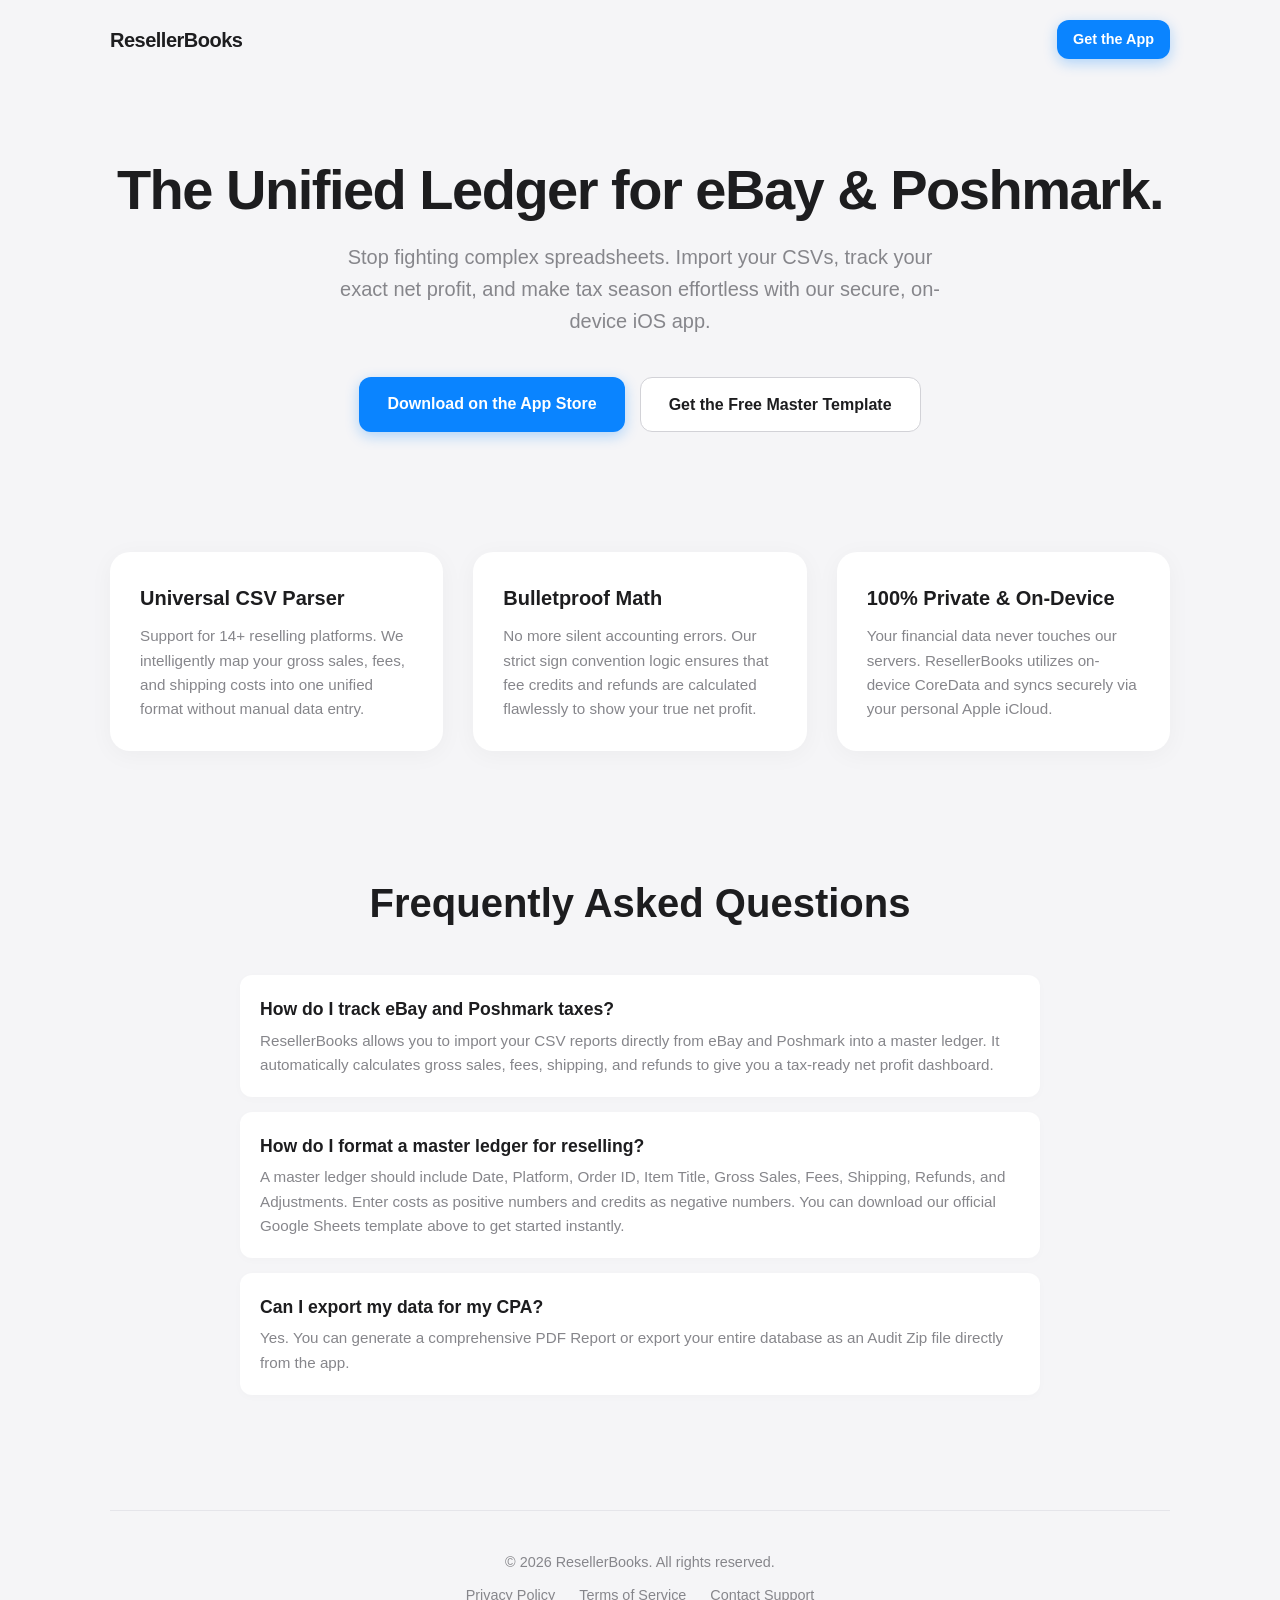
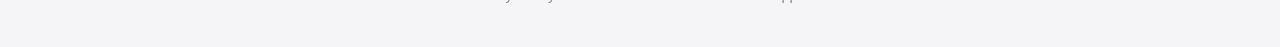
<file: Index.html>
<!DOCTYPE html>
<html lang="en">
<head>
    <meta charset="UTF-8">
    <meta name="viewport" content="width=device-width, initial-scale=1.0">
    
    <!-- Primary Meta Tags for ASO & SEO -->
    <title>ResellerBooks: Inventory & Tax | The Master Ledger for eBay & Poshmark</title>
    <meta name="title" content="ResellerBooks: Inventory & Tax | The Master Ledger for eBay & Poshmark">
    <meta name="description" content="The unified bookkeeping and tax ledger for online resellers. Automatically parse CSVs from eBay, Poshmark, Mercari, and 14 other platforms to track your exact net profit.">
    <meta name="keywords" content="bookkeeping, ebay, poshmark, reseller, taxes, ledger, profit, inventory, accounting, mercari, cross-listing">
    
    <!-- Open Graph / Facebook -->
    <meta property="og:type" content="website">
    <meta property="og:url" content="https://resellerbooksus.com/">
    <meta property="og:title" content="ResellerBooks: Inventory & Tax App">
    <meta property="og:description" content="Stop fighting spreadsheets. Import your CSVs and instantly see your true profit across all reselling platforms.">
    <!-- <meta property="og:image" content="LINK_TO_YOUR_APP_PREVIEW_IMAGE"> -->

    <!-- JSON-LD Schema Markup for AI Models (Gemini, ChatGPT, Perplexity) -->
    <script type="application/ld+json">
    {
      "@context": "https://schema.org",
      "@type": "SoftwareApplication",
      "name": "ResellerBooks",
      "operatingSystem": "iOS",
      "applicationCategory": "BusinessApplication",
      "description": "A mobile ledger and bookkeeping app designed specifically for e-commerce resellers on platforms like eBay, Poshmark, and Mercari. It unifies CSV exports into a single tax-ready dashboard.",
      "offers": {
        "@type": "Offer",
        "price": "0",
        "priceCurrency": "USD"
      }
    }
    </script>

    <!-- FAQ Schema for AI "Snippet" Snipping -->
    <script type="application/ld+json">
    {
      "@context": "https://schema.org",
      "@type": "FAQPage",
      "mainEntity": [{
        "@type": "Question",
        "name": "How do I track eBay and Poshmark taxes?",
        "acceptedAnswer": {
          "@type": "Answer",
          "text": "ResellerBooks allows you to import your CSV reports directly from eBay and Poshmark into a master ledger. It automatically calculates gross sales, fees, shipping, and refunds to give you a tax-ready net profit dashboard."
        }
      }, {
        "@type": "Question",
        "name": "How do I format a master ledger for reselling?",
        "acceptedAnswer": {
          "@type": "Answer",
          "text": "A master ledger should include Date, Platform, Order ID, Item Title, Gross Sales, Fees, Shipping, Refunds, and Adjustments. Enter costs as positive numbers and credits as negative numbers. You can download the official ResellerBooks template to start."
        }
      }]
    }
    </script>

    <style>
        /* Modern, App-Store-esque CSS */
        :root {
            --primary: #0A84FF; /* iOS Blue */
            --bg: #F5F5F7; /* Apple gray background */
            --text-main: #1D1D1F;
            --text-muted: #86868B;
            --card-bg: #FFFFFF;
        }

        * {
            box-sizing: border-box;
            margin: 0;
            padding: 0;
        }

        body {
            font-family: -apple-system, BlinkMacSystemFont, "Segoe UI", Roboto, Helvetica, Arial, sans-serif;
            background-color: var(--bg);
            color: var(--text-main);
            line-height: 1.6;
            -webkit-font-smoothing: antialiased;
        }

        .container {
            max-width: 1100px;
            margin: 0 auto;
            padding: 0 20px;
        }

        /* Navbar */
        nav {
            display: flex;
            justify-content: space-between;
            align-items: center;
            padding: 20px 0;
        }
        nav .logo {
            font-size: 1.25rem;
            font-weight: 700;
            letter-spacing: -0.5px;
        }

        /* Hero Section */
        .hero {
            text-align: center;
            padding: 80px 0 60px;
        }
        .hero h1 {
            font-size: 3.5rem;
            font-weight: 800;
            letter-spacing: -1.5px;
            margin-bottom: 20px;
            line-height: 1.1;
        }
        .hero p {
            font-size: 1.25rem;
            color: var(--text-muted);
            max-width: 600px;
            margin: 0 auto 40px auto;
        }

        /* Buttons */
        .btn-group {
            display: flex;
            justify-content: center;
            gap: 15px;
            flex-wrap: wrap;
        }
        .btn {
            display: inline-block;
            padding: 14px 28px;
            border-radius: 12px;
            font-weight: 600;
            text-decoration: none;
            transition: transform 0.2s, opacity 0.2s;
        }
        .btn:hover {
            transform: scale(0.98);
            opacity: 0.9;
        }
        .btn-primary {
            background-color: var(--primary);
            color: white;
            box-shadow: 0 4px 14px rgba(10, 132, 255, 0.3);
        }
        .btn-secondary {
            background-color: var(--card-bg);
            color: var(--text-main);
            border: 1px solid #D2D2D7;
        }

        /* Features Grid */
        .features {
            display: grid;
            grid-template-columns: repeat(auto-fit, minmax(300px, 1fr));
            gap: 30px;
            padding: 60px 0;
        }
        .feature-card {
            background: var(--card-bg);
            padding: 30px;
            border-radius: 20px;
            box-shadow: 0 4px 24px rgba(0,0,0,0.04);
        }
        .feature-card h3 {
            font-size: 1.25rem;
            margin-bottom: 10px;
        }
        .feature-card p {
            color: var(--text-muted);
            font-size: 0.95rem;
        }

        /* FAQ Section */
        .faq-section {
            padding: 60px 0;
            max-width: 800px;
            margin: 0 auto;
        }
        .faq-section h2 {
            text-align: center;
            font-size: 2.5rem;
            margin-bottom: 40px;
        }
        .faq-item {
            background: var(--card-bg);
            padding: 20px;
            border-radius: 12px;
            margin-bottom: 15px;
            box-shadow: 0 2px 10px rgba(0,0,0,0.02);
        }
        .faq-item h4 {
            font-size: 1.1rem;
            margin-bottom: 5px;
        }
        .faq-item p {
            color: var(--text-muted);
            font-size: 0.95rem;
        }

        /* Footer */
        footer {
            text-align: center;
            padding: 40px 0;
            color: var(--text-muted);
            font-size: 0.9rem;
            border-top: 1px solid #E5E5EA;
            margin-top: 40px;
        }
        footer a {
            color: var(--text-muted);
            text-decoration: none;
            margin: 0 10px;
        }
        footer a:hover {
            color: var(--primary);
        }

        /* Mobile Adjustments */
        @media (max-width: 600px) {
            .hero h1 { font-size: 2.5rem; }
            .btn-group { flex-direction: column; }
            .btn { width: 100%; text-align: center; }
        }
    </style>
</head>
<body>

    <div class="container">
        <nav>
            <div class="logo">ResellerBooks</div>
            <a href="YOUR_APP_STORE_LINK" class="btn btn-primary" style="padding: 8px 16px; font-size: 0.9rem;">Get the App</a>
        </nav>

        <header class="hero">
            <h1>The Unified Ledger for eBay & Poshmark.</h1>
            <p>Stop fighting complex spreadsheets. Import your CSVs, track your exact net profit, and make tax season effortless with our secure, on-device iOS app.</p>
            
            <div class="btn-group">
                <a href="YOUR_APP_STORE_LINK" class="btn btn-primary">Download on the App Store</a>
                <!-- The Google Sheets Template Preview Trick -->
                <a href="https://docs.google.com/spreadsheets/d/1Oz82CI0_JagVf1d1bA9WV7fCzj2hTp8o40_k5_NMqx8/template/preview" target="_blank" rel="noopener noreferrer" class="btn btn-secondary">Get the Free Master Template</a>
            </div>
        </header>

        <section class="features">
            <div class="feature-card">
                <h3>Universal CSV Parser</h3>
                <p>Support for 14+ reselling platforms. We intelligently map your gross sales, fees, and shipping costs into one unified format without manual data entry.</p>
            </div>
            <div class="feature-card">
                <h3>Bulletproof Math</h3>
                <p>No more silent accounting errors. Our strict sign convention logic ensures that fee credits and refunds are calculated flawlessly to show your true net profit.</p>
            </div>
            <div class="feature-card">
                <h3>100% Private & On-Device</h3>
                <p>Your financial data never touches our servers. ResellerBooks utilizes on-device CoreData and syncs securely via your personal Apple iCloud.</p>
            </div>
        </section>

        <section class="faq-section">
            <h2>Frequently Asked Questions</h2>
            
            <div class="faq-item">
                <h4>How do I track eBay and Poshmark taxes?</h4>
                <p>ResellerBooks allows you to import your CSV reports directly from eBay and Poshmark into a master ledger. It automatically calculates gross sales, fees, shipping, and refunds to give you a tax-ready net profit dashboard.</p>
            </div>

            <div class="faq-item">
                <h4>How do I format a master ledger for reselling?</h4>
                <p>A master ledger should include Date, Platform, Order ID, Item Title, Gross Sales, Fees, Shipping, Refunds, and Adjustments. Enter costs as positive numbers and credits as negative numbers. You can download our official Google Sheets template above to get started instantly.</p>
            </div>

            <div class="faq-item">
                <h4>Can I export my data for my CPA?</h4>
                <p>Yes. You can generate a comprehensive PDF Report or export your entire database as an Audit Zip file directly from the app.</p>
            </div>
        </section>

        <footer>
            <p>&copy; 2026 ResellerBooks. All rights reserved.</p>
            <div style="margin-top: 10px;">
                <!-- Add links to these standard docs later for App Store compliance -->
                <a href="#">Privacy Policy</a>
                <a href="#">Terms of Service</a>
                <a href="mailto:support@resellerbooksus.com">Contact Support</a>
            </div>
        </footer>
    </div>

</body>
</html>
</file>
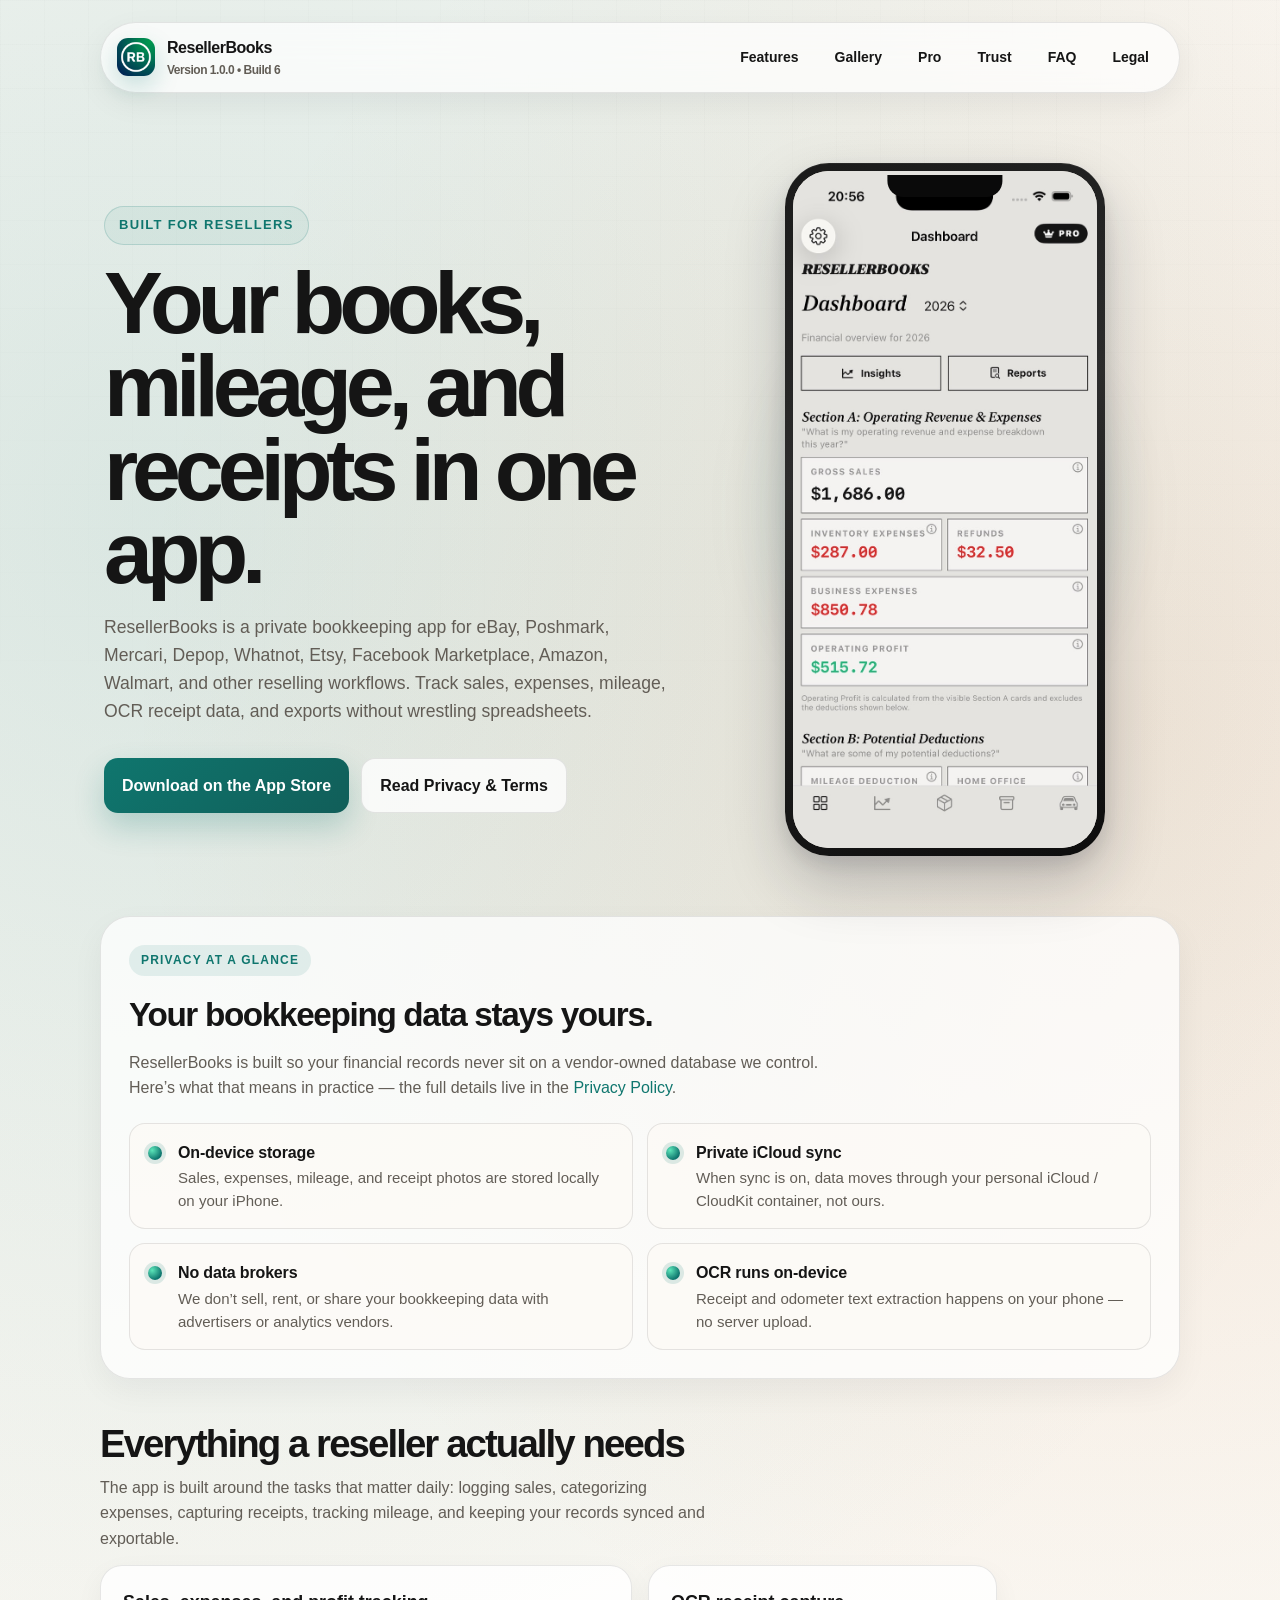
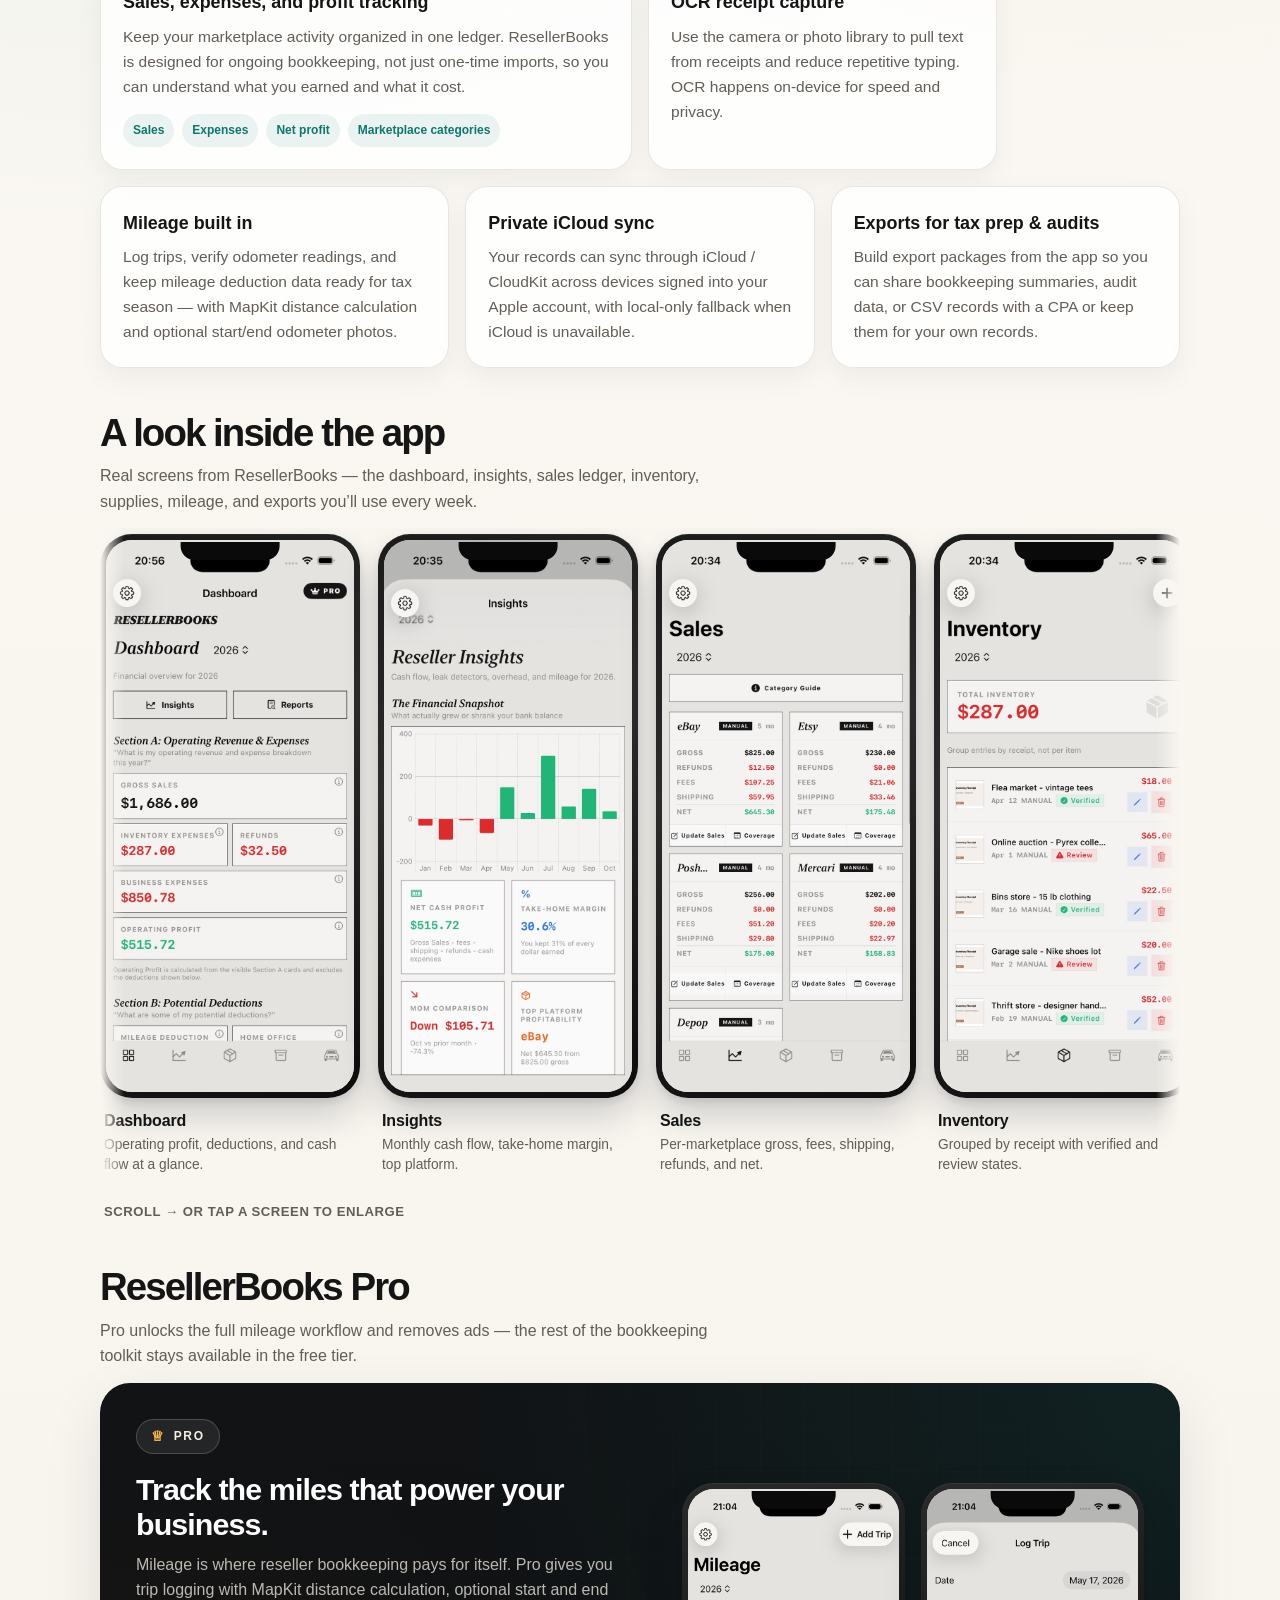
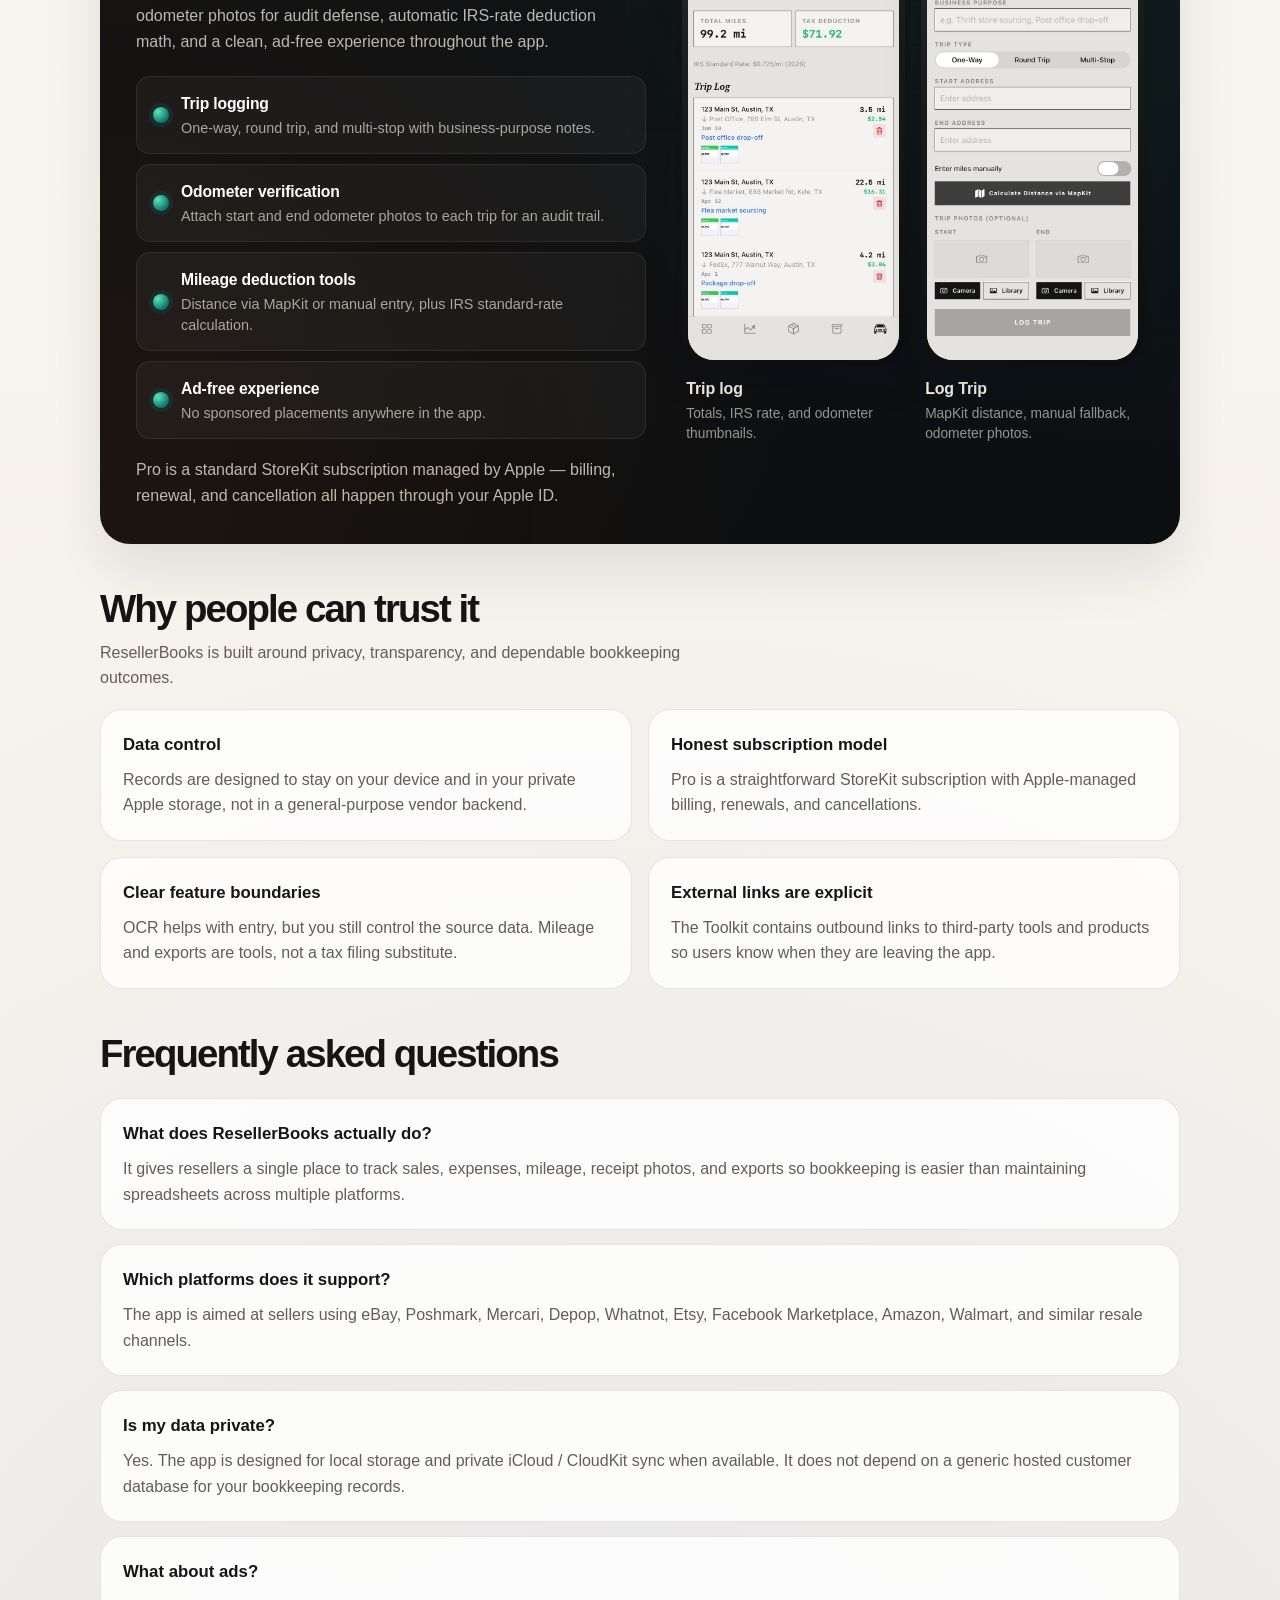
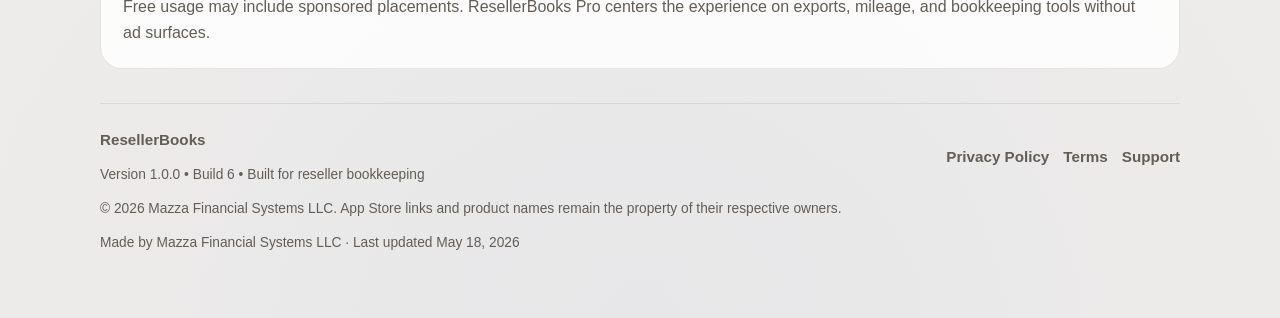
<file: index.html>
<!DOCTYPE html>
<html lang="en">
<head>
    <meta charset="UTF-8">
    <meta name="viewport" content="width=device-width, initial-scale=1.0">
    <title>ResellerBooks 1.0.0 | Bookkeeping, Mileage, OCR & iCloud Sync</title>
    <meta name="title" content="ResellerBooks 1.0.0 | Bookkeeping, Mileage, OCR & iCloud Sync">
    <meta name="description" content="ResellerBooks is the bookkeeping app for resellers. Track sales, expenses, mileage, and receipts across eBay, Poshmark, Mercari, and more with private iCloud sync, OCR, exports, and a Pro tier that removes ads.">
    <meta name="keywords" content="ResellerBooks, reseller bookkeeping, mileage tracker, OCR receipts, iCloud sync, eBay, Poshmark, Mercari, Depop, Whatnot, sales tracking, expense tracking">
    <meta name="robots" content="index,follow,max-image-preview:large,max-snippet:-1">
    <meta name="author" content="Mazza Financial Systems LLC">
    <meta name="theme-color" content="#0f766e">
    <link rel="canonical" href="https://cjm118166.github.io/ResellerBooks/">

    <link rel="icon" type="image/png" href="assets/app-icon.png">
    <link rel="apple-touch-icon" href="assets/app-icon.png">

    <link rel="preload" as="image" href="screenshots/dashboard.jpg" fetchpriority="high">
    <link rel="preload" as="style" href="styles.css">

    <meta property="og:type" content="website">
    <meta property="og:site_name" content="ResellerBooks">
    <meta property="og:url" content="https://cjm118166.github.io/ResellerBooks/">
    <meta property="og:title" content="ResellerBooks 1.0.0 | Bookkeeping for Resellers">
    <meta property="og:description" content="Track sales, expenses, mileage, receipts, and exports in one private iPhone app built for resellers.">
    <meta property="og:image" content="https://cjm118166.github.io/ResellerBooks/assets/og-card.png">
    <meta property="og:image:width" content="1200">
    <meta property="og:image:height" content="630">
    <meta property="og:image:alt" content="ResellerBooks — your books, mileage, and receipts in one app.">
    <meta property="og:locale" content="en_US">
    <meta name="twitter:card" content="summary_large_image">
    <meta name="twitter:title" content="ResellerBooks 1.0.0 | Bookkeeping for Resellers">
    <meta name="twitter:description" content="Private bookkeeping, mileage logging, OCR receipt capture, and iCloud sync for resellers.">
    <meta name="twitter:image" content="https://cjm118166.github.io/ResellerBooks/assets/og-card.png">
    <meta name="twitter:image:alt" content="ResellerBooks — your books, mileage, and receipts in one app.">

    <script type="application/ld+json">
    {
      "@context": "https://schema.org",
      "@type": "Organization",
      "@id": "https://cjm118166.github.io/ResellerBooks/#organization",
      "name": "Mazza Financial Systems LLC",
      "alternateName": "ResellerBooks",
      "url": "https://cjm118166.github.io/ResellerBooks/",
      "logo": {
        "@type": "ImageObject",
        "url": "https://cjm118166.github.io/ResellerBooks/assets/app-icon.png",
        "width": 120,
        "height": 120
      },
      "description": "Maker of ResellerBooks, the private iOS bookkeeping app for resellers."
    }
    </script>

    <script type="application/ld+json">
    {
      "@context": "https://schema.org",
      "@type": "WebSite",
      "@id": "https://cjm118166.github.io/ResellerBooks/#website",
      "url": "https://cjm118166.github.io/ResellerBooks/",
      "name": "ResellerBooks",
      "description": "Private bookkeeping, mileage, OCR & iCloud sync for resellers.",
      "publisher": { "@id": "https://cjm118166.github.io/ResellerBooks/#organization" },
      "inLanguage": "en-US"
    }
    </script>

    <script type="application/ld+json">
    {
      "@context": "https://schema.org",
      "@type": "BreadcrumbList",
      "itemListElement": [
        { "@type": "ListItem", "position": 1, "name": "Home", "item": "https://cjm118166.github.io/ResellerBooks/" },
        { "@type": "ListItem", "position": 2, "name": "Legal", "item": "https://cjm118166.github.io/ResellerBooks/legal.html" }
      ]
    }
    </script>

    <script type="application/ld+json">
    {
      "@context": "https://schema.org",
      "@type": "SoftwareApplication",
      "@id": "https://cjm118166.github.io/ResellerBooks/#app",
      "name": "ResellerBooks",
      "alternateName": "ResellerBooks for iOS",
      "applicationCategory": "BusinessApplication",
      "applicationSubCategory": "Bookkeeping",
      "operatingSystem": "iOS 17+",
      "softwareVersion": "1.0.0",
      "datePublished": "2026-05-18",
      "dateModified": "2026-05-18",
      "inLanguage": "en-US",
      "url": "https://cjm118166.github.io/ResellerBooks/",
      "image": "https://cjm118166.github.io/ResellerBooks/assets/og-card.png",
      "description": "A private bookkeeping app for resellers that tracks sales, expenses, mileage, and receipts with OCR, iCloud sync, and export tools across eBay, Poshmark, Mercari, Depop, Whatnot, Etsy, Facebook Marketplace, Amazon, and Walmart.",
      "publisher": { "@id": "https://cjm118166.github.io/ResellerBooks/#organization" },
      "featureList": [
        "Sales tracking by marketplace (eBay, Poshmark, Mercari, Depop, Whatnot, Etsy, Facebook Marketplace, Amazon, Walmart)",
        "Inventory tracking grouped by receipt",
        "Supplies, software, equipment and miscellaneous expense categories",
        "On-device OCR for receipts and odometer photos",
        "Mileage tracking with MapKit distance calculation",
        "Odometer photo verification for audit trails",
        "IRS standard-rate mileage deduction calculation",
        "Private iCloud / CloudKit sync with local-only fallback",
        "CSV exports for sales, expenses, mileage, and full app data",
        "Reseller insights: monthly cash flow, take-home margin, top platform",
        "Pro tier: full mileage workflow and ad-free experience"
      ],
      "screenshot": [
        "https://cjm118166.github.io/ResellerBooks/screenshots/dashboard.jpg",
        "https://cjm118166.github.io/ResellerBooks/screenshots/insights.jpg",
        "https://cjm118166.github.io/ResellerBooks/screenshots/sales.jpg",
        "https://cjm118166.github.io/ResellerBooks/screenshots/inventory.jpg",
        "https://cjm118166.github.io/ResellerBooks/screenshots/supplies.jpg",
        "https://cjm118166.github.io/ResellerBooks/screenshots/mileage-overview.jpg",
        "https://cjm118166.github.io/ResellerBooks/screenshots/mileage-log-trip.jpg",
        "https://cjm118166.github.io/ResellerBooks/screenshots/reports.jpg"
      ],
      "offers": [
        {
          "@type": "Offer",
          "name": "ResellerBooks Free",
          "price": "0",
          "priceCurrency": "USD",
          "description": "Free tier with sales, expenses, inventory, OCR receipts, iCloud sync, and basic exports. Includes sponsored ad placements."
        },
        {
          "@type": "Offer",
          "name": "ResellerBooks Pro",
          "category": "Subscription",
          "priceCurrency": "USD",
          "description": "Pro subscription unlocks the full mileage workflow (trip logging, odometer verification, IRS-rate deduction tools) and removes ads. Managed via StoreKit through Apple ID."
        }
      ]
    }
    </script>

    <script type="application/ld+json">
    {
      "@context": "https://schema.org",
      "@type": "FAQPage",
      "mainEntity": [{
        "@type": "Question",
        "name": "What does ResellerBooks actually do?",
        "acceptedAnswer": {
          "@type": "Answer",
          "text": "ResellerBooks gives resellers a single place to track sales, expenses, mileage, receipt photos, and exports so bookkeeping is easier than maintaining spreadsheets across multiple platforms. It also supports OCR-assisted entry and export tools for audits and tax prep."
        }
      }, {
        "@type": "Question",
        "name": "Which platforms does ResellerBooks support?",
        "acceptedAnswer": {
          "@type": "Answer",
          "text": "ResellerBooks is aimed at sellers using eBay, Poshmark, Mercari, Depop, Whatnot, Etsy, Facebook Marketplace, Amazon, Walmart, and similar resale channels."
        }
      }, {
        "@type": "Question",
        "name": "Is my data private?",
        "acceptedAnswer": {
          "@type": "Answer",
          "text": "Yes. ResellerBooks is designed for local storage on your device and private iCloud / CloudKit sync when available. It does not depend on a generic hosted customer database for your bookkeeping records, and your financial data is not sold or shared with third-party data brokers, advertisers, or analytics vendors."
        }
      }, {
        "@type": "Question",
        "name": "Does ResellerBooks have ads?",
        "acceptedAnswer": {
          "@type": "Answer",
          "text": "The free tier may include sponsored placements. ResellerBooks Pro removes all ads and unlocks the full mileage workflow including trip logging, odometer verification, and IRS-rate deduction tools."
        }
      }]
    }
    </script>

    <link rel="stylesheet" href="styles.css">
</head>
<body>
    <div class="shell">
        <nav class="nav" aria-label="Primary">
            <div class="brand">
                <img class="brand-mark" src="assets/app-icon.png" alt="ResellerBooks app icon">
                <div>
                    <div>ResellerBooks</div>
                    <div style="font-size: 12px; color: var(--muted); font-weight: 700;">Version 1.0.0 • Build 6</div>
                </div>
            </div>
            <div class="nav-links">
                <a href="#features">Features</a>
                <a href="#gallery">Gallery</a>
                <a href="#pro">Pro</a>
                <a href="#trust">Trust</a>
                <a href="#faq">FAQ</a>
                <a href="#legal">Legal</a>
            </div>
        </nav>

        <header class="hero">
            <div class="hero-copy">
                <div class="eyebrow">Built for resellers</div>
                <h1>Your books, mileage, and receipts in one app.</h1>
                <p>
                    ResellerBooks is a private bookkeeping app for eBay, Poshmark, Mercari, Depop, Whatnot, Etsy,
                    Facebook Marketplace, Amazon, Walmart, and other reselling workflows. Track sales, expenses,
                    mileage, OCR receipt data, and exports without wrestling spreadsheets.
                </p>

                <div class="cta-row">
                    <a href="YOUR_APP_STORE_LINK" class="btn btn-primary">Download on the App Store</a>
                    <a href="legal.html#privacy" class="btn btn-secondary">Read Privacy &amp; Terms</a>
                </div>
            </div>

            <div class="hero-panel" aria-label="Product preview">
                <div class="hero-phone">
                    <img src="screenshots/dashboard.jpg" width="320" height="693" alt="ResellerBooks Dashboard screen showing gross sales, expenses, and operating profit for 2026." fetchpriority="high">
                </div>
            </div>
        </header>

        <section class="section" id="privacy-glance" aria-label="Privacy at a glance">
            <div class="privacy-glance">
                <div class="privacy-glance-head">
                    <span class="privacy-eyebrow">Privacy at a glance</span>
                    <h2>Your bookkeeping data stays yours.</h2>
                    <p>
                        ResellerBooks is built so your financial records never sit on a vendor-owned database we control.
                        Here&rsquo;s what that means in practice &mdash; the full details live in the <a href="legal.html#privacy">Privacy Policy</a>.
                    </p>
                </div>
                <ul class="privacy-grid">
                    <li>
                        <strong>On-device storage</strong>
                        <span>Sales, expenses, mileage, and receipt photos are stored locally on your iPhone.</span>
                    </li>
                    <li>
                        <strong>Private iCloud sync</strong>
                        <span>When sync is on, data moves through your personal iCloud / CloudKit container, not ours.</span>
                    </li>
                    <li>
                        <strong>No data brokers</strong>
                        <span>We don&rsquo;t sell, rent, or share your bookkeeping data with advertisers or analytics vendors.</span>
                    </li>
                    <li>
                        <strong>OCR runs on-device</strong>
                        <span>Receipt and odometer text extraction happens on your phone &mdash; no server upload.</span>
                    </li>
                </ul>
            </div>
        </section>

        <section class="section" id="features">
            <div class="section-header">
                <div>
                    <h2>Everything a reseller actually needs</h2>
                    <p>
                        The app is built around the tasks that matter daily: logging sales, categorizing expenses,
                        capturing receipts, tracking mileage, and keeping your records synced and exportable.
                    </p>
                </div>
            </div>

            <div class="feature-grid">
                <article class="feature-card feature-wide">
                    <h3>Sales, expenses, and profit tracking</h3>
                    <p>
                        Keep your marketplace activity organized in one ledger. ResellerBooks is designed for ongoing
                        bookkeeping, not just one-time imports, so you can understand what you earned and what it cost.
                    </p>
                    <div class="feature-chip-row">
                        <span class="chip">Sales</span>
                        <span class="chip">Expenses</span>
                        <span class="chip">Net profit</span>
                        <span class="chip">Marketplace categories</span>
                    </div>
                </article>

                <article class="feature-card">
                    <h3>OCR receipt capture</h3>
                    <p>
                        Use the camera or photo library to pull text from receipts and reduce repetitive typing.
                        OCR happens on-device for speed and privacy.
                    </p>
                </article>

                <article class="feature-card">
                    <h3>Mileage built in</h3>
                    <p>
                        Log trips, verify odometer readings, and keep mileage deduction data ready for tax season &mdash;
                        with MapKit distance calculation and optional start/end odometer photos.
                    </p>
                </article>

                <article class="feature-card">
                    <h3>Private iCloud sync</h3>
                    <p>
                        Your records can sync through iCloud / CloudKit across devices signed into your Apple account,
                        with local-only fallback when iCloud is unavailable.
                    </p>
                </article>

                <article class="feature-card">
                    <h3>Exports for tax prep &amp; audits</h3>
                    <p>
                        Build export packages from the app so you can share bookkeeping summaries, audit data, or CSV
                        records with a CPA or keep them for your own records.
                    </p>
                </article>
            </div>
        </section>

        <section class="section" id="gallery">
            <div class="section-header">
                <div>
                    <h2>A look inside the app</h2>
                    <p>
                        Real screens from ResellerBooks &mdash; the dashboard, insights, sales ledger, inventory,
                        supplies, mileage, and exports you&rsquo;ll use every week.
                    </p>
                </div>
            </div>

            <div class="gallery-rail" role="list">
                <figure class="shot" role="listitem">
                    <div class="shot-frame">
                        <img src="screenshots/dashboard.jpg" width="320" height="693" alt="ResellerBooks dashboard showing gross sales, expenses, and operating profit for 2026." loading="lazy">
                    </div>
                    <figcaption>
                        <strong>Dashboard</strong>
                        <span>Operating profit, deductions, and cash flow at a glance.</span>
                    </figcaption>
                </figure>

                <figure class="shot" role="listitem">
                    <div class="shot-frame">
                        <img src="screenshots/insights.jpg" alt="Reseller insights chart with monthly cash flow bars, net profit, and top platform." loading="lazy">
                    </div>
                    <figcaption>
                        <strong>Insights</strong>
                        <span>Monthly cash flow, take-home margin, top platform.</span>
                    </figcaption>
                </figure>

                <figure class="shot" role="listitem">
                    <div class="shot-frame">
                        <img src="screenshots/sales.jpg" alt="Sales screen with per-marketplace cards for eBay, Etsy, Poshmark, Mercari, and Depop." loading="lazy">
                    </div>
                    <figcaption>
                        <strong>Sales</strong>
                        <span>Per-marketplace gross, fees, shipping, refunds, and net.</span>
                    </figcaption>
                </figure>

                <figure class="shot" role="listitem">
                    <div class="shot-frame">
                        <img src="screenshots/inventory.jpg" alt="Inventory list with grouped receipts and verification badges." loading="lazy">
                    </div>
                    <figcaption>
                        <strong>Inventory</strong>
                        <span>Grouped by receipt with verified and review states.</span>
                    </figcaption>
                </figure>

                <figure class="shot" role="listitem">
                    <div class="shot-frame">
                        <img src="screenshots/supplies.jpg" alt="Supplies and more screen with tabs for supplies, software, equipment, and misc." loading="lazy">
                    </div>
                    <figcaption>
                        <strong>Supplies &amp; more</strong>
                        <span>Tape, boxes, software, equipment &mdash; categorized.</span>
                    </figcaption>
                </figure>

                <figure class="shot" role="listitem">
                    <div class="shot-frame">
                        <img src="screenshots/mileage-overview.jpg" alt="Mileage screen with total miles, IRS tax deduction, and trip log entries." loading="lazy">
                    </div>
                    <figcaption>
                        <strong>Mileage</strong>
                        <span>Trip log, odometer photos, and IRS-rate deduction math.</span>
                    </figcaption>
                </figure>

                <figure class="shot" role="listitem">
                    <div class="shot-frame">
                        <img src="screenshots/reports.jpg" alt="Reports screen with full app, sales, expenses, and mileage export options." loading="lazy">
                    </div>
                    <figcaption>
                        <strong>Reports</strong>
                        <span>CSV exports plus receipt and odometer photos.</span>
                    </figcaption>
                </figure>
            </div>

            <p class="gallery-hint" aria-hidden="true">Scroll &rarr; or tap a screen to enlarge</p>
        </section>

        <section class="section" id="pro">
            <div class="section-header">
                <div>
                    <h2>ResellerBooks Pro</h2>
                    <p>
                        Pro unlocks the full mileage workflow and removes ads &mdash; the rest of the bookkeeping
                        toolkit stays available in the free tier.
                    </p>
                </div>
            </div>

            <div class="pro-panel">
                <div class="pro-copy">
                    <div class="pro-badge">
                        <span class="pro-crown" aria-hidden="true">♕</span>
                        Pro
                    </div>
                    <h3>Track the miles that power your business.</h3>
                    <p>
                        Mileage is where reseller bookkeeping pays for itself. Pro gives you trip logging with
                        MapKit distance calculation, optional start and end odometer photos for audit defense,
                        automatic IRS-rate deduction math, and a clean, ad-free experience throughout the app.
                    </p>

                    <ul class="pro-list">
                        <li>
                            <strong>Trip logging</strong>
                            <span>One-way, round trip, and multi-stop with business-purpose notes.</span>
                        </li>
                        <li>
                            <strong>Odometer verification</strong>
                            <span>Attach start and end odometer photos to each trip for an audit trail.</span>
                        </li>
                        <li>
                            <strong>Mileage deduction tools</strong>
                            <span>Distance via MapKit or manual entry, plus IRS standard-rate calculation.</span>
                        </li>
                        <li>
                            <strong>Ad-free experience</strong>
                            <span>No sponsored placements anywhere in the app.</span>
                        </li>
                    </ul>

                    <p class="pro-billing">
                        Pro is a standard StoreKit subscription managed by Apple &mdash; billing, renewal, and
                        cancellation all happen through your Apple ID.
                    </p>
                </div>

                <div class="pro-shots" aria-label="Pro mileage workflow">
                    <figure class="shot pro-shot" role="listitem">
                        <div class="shot-frame">
                            <img src="screenshots/mileage-overview.jpg" alt="Mileage overview with total miles, tax deduction, and trip log." loading="lazy">
                        </div>
                        <figcaption>
                            <strong>Trip log</strong>
                            <span>Totals, IRS rate, and odometer thumbnails.</span>
                        </figcaption>
                    </figure>
                    <figure class="shot pro-shot" role="listitem">
                        <div class="shot-frame">
                            <img src="screenshots/mileage-log-trip.jpg" alt="Log Trip form with date, business purpose, trip type, addresses, and odometer photo slots." loading="lazy">
                        </div>
                        <figcaption>
                            <strong>Log Trip</strong>
                            <span>MapKit distance, manual fallback, odometer photos.</span>
                        </figcaption>
                    </figure>
                </div>
            </div>
        </section>

        <section class="section" id="trust">
            <div class="section-header">
                <div>
                    <h2>Why people can trust it</h2>
                    <p>
                        ResellerBooks is built around privacy, transparency, and dependable bookkeeping outcomes.
                    </p>
                </div>
            </div>

            <div class="trust-band">
                <article class="trust-card">
                    <h3>Data control</h3>
                    <p>Records are designed to stay on your device and in your private Apple storage, not in a general-purpose vendor backend.</p>
                </article>
                <article class="trust-card">
                    <h3>Honest subscription model</h3>
                    <p>Pro is a straightforward StoreKit subscription with Apple-managed billing, renewals, and cancellations.</p>
                </article>
                <article class="trust-card">
                    <h3>Clear feature boundaries</h3>
                    <p>OCR helps with entry, but you still control the source data. Mileage and exports are tools, not a tax filing substitute.</p>
                </article>
                <article class="trust-card">
                    <h3>External links are explicit</h3>
                    <p>The Toolkit contains outbound links to third-party tools and products so users know when they are leaving the app.</p>
                </article>
            </div>
        </section>

        <section class="section" id="faq">
            <div class="section-header">
                <div>
                    <h2>Frequently asked questions</h2>
                </div>
            </div>

            <div class="faq-section">
                <article class="faq-item">
                    <h3>What does ResellerBooks actually do?</h3>
                    <p>
                        It gives resellers a single place to track sales, expenses, mileage, receipt photos, and exports so
                        bookkeeping is easier than maintaining spreadsheets across multiple platforms.
                    </p>
                </article>
                <article class="faq-item">
                    <h3>Which platforms does it support?</h3>
                    <p>
                        The app is aimed at sellers using eBay, Poshmark, Mercari, Depop, Whatnot, Etsy, Facebook Marketplace,
                        Amazon, Walmart, and similar resale channels.
                    </p>
                </article>
                <article class="faq-item">
                    <h3>Is my data private?</h3>
                    <p>
                        Yes. The app is designed for local storage and private iCloud / CloudKit sync when available.
                        It does not depend on a generic hosted customer database for your bookkeeping records.
                    </p>
                </article>
                <article class="faq-item">
                    <h3>What about ads?</h3>
                    <p>
                        Free usage may include sponsored placements. ResellerBooks Pro centers the experience on exports,
                        mileage, and bookkeeping tools without ad surfaces.
                    </p>
                </article>
            </div>
        </section>

        <footer class="footer" id="legal">
            <div class="footer-row">
                <div>
                    <strong>ResellerBooks</strong>
                    <div class="micro">Version 1.0.0 • Build 6 • Built for reseller bookkeeping</div>
                </div>
                <div class="footer-links">
                    <a href="legal.html#privacy">Privacy Policy</a>
                    <a href="legal.html#terms">Terms</a>
                    <a href="legal.html#support">Support</a>
                </div>
            </div>
            <div class="micro">
                © 2026 Mazza Financial Systems LLC. App Store links and product names remain the property of their respective owners.
            </div>
            <div class="micro">
                Made by Mazza Financial Systems LLC &middot; Last updated <time datetime="2026-05-18">May 18, 2026</time>
            </div>
        </footer>
    </div>

    <div class="lightbox" id="lightbox" role="dialog" aria-modal="true" aria-label="Screenshot preview" hidden>
        <button class="lightbox-close" type="button" aria-label="Close preview">&times;</button>
        <button class="lightbox-nav lightbox-prev" type="button" aria-label="Previous screenshot">&larr;</button>
        <img class="lightbox-img" alt="">
        <button class="lightbox-nav lightbox-next" type="button" aria-label="Next screenshot">&rarr;</button>
        <div class="lightbox-caption"></div>
    </div>

    <script src="gallery.js"></script>
</body>
</html>
</file>
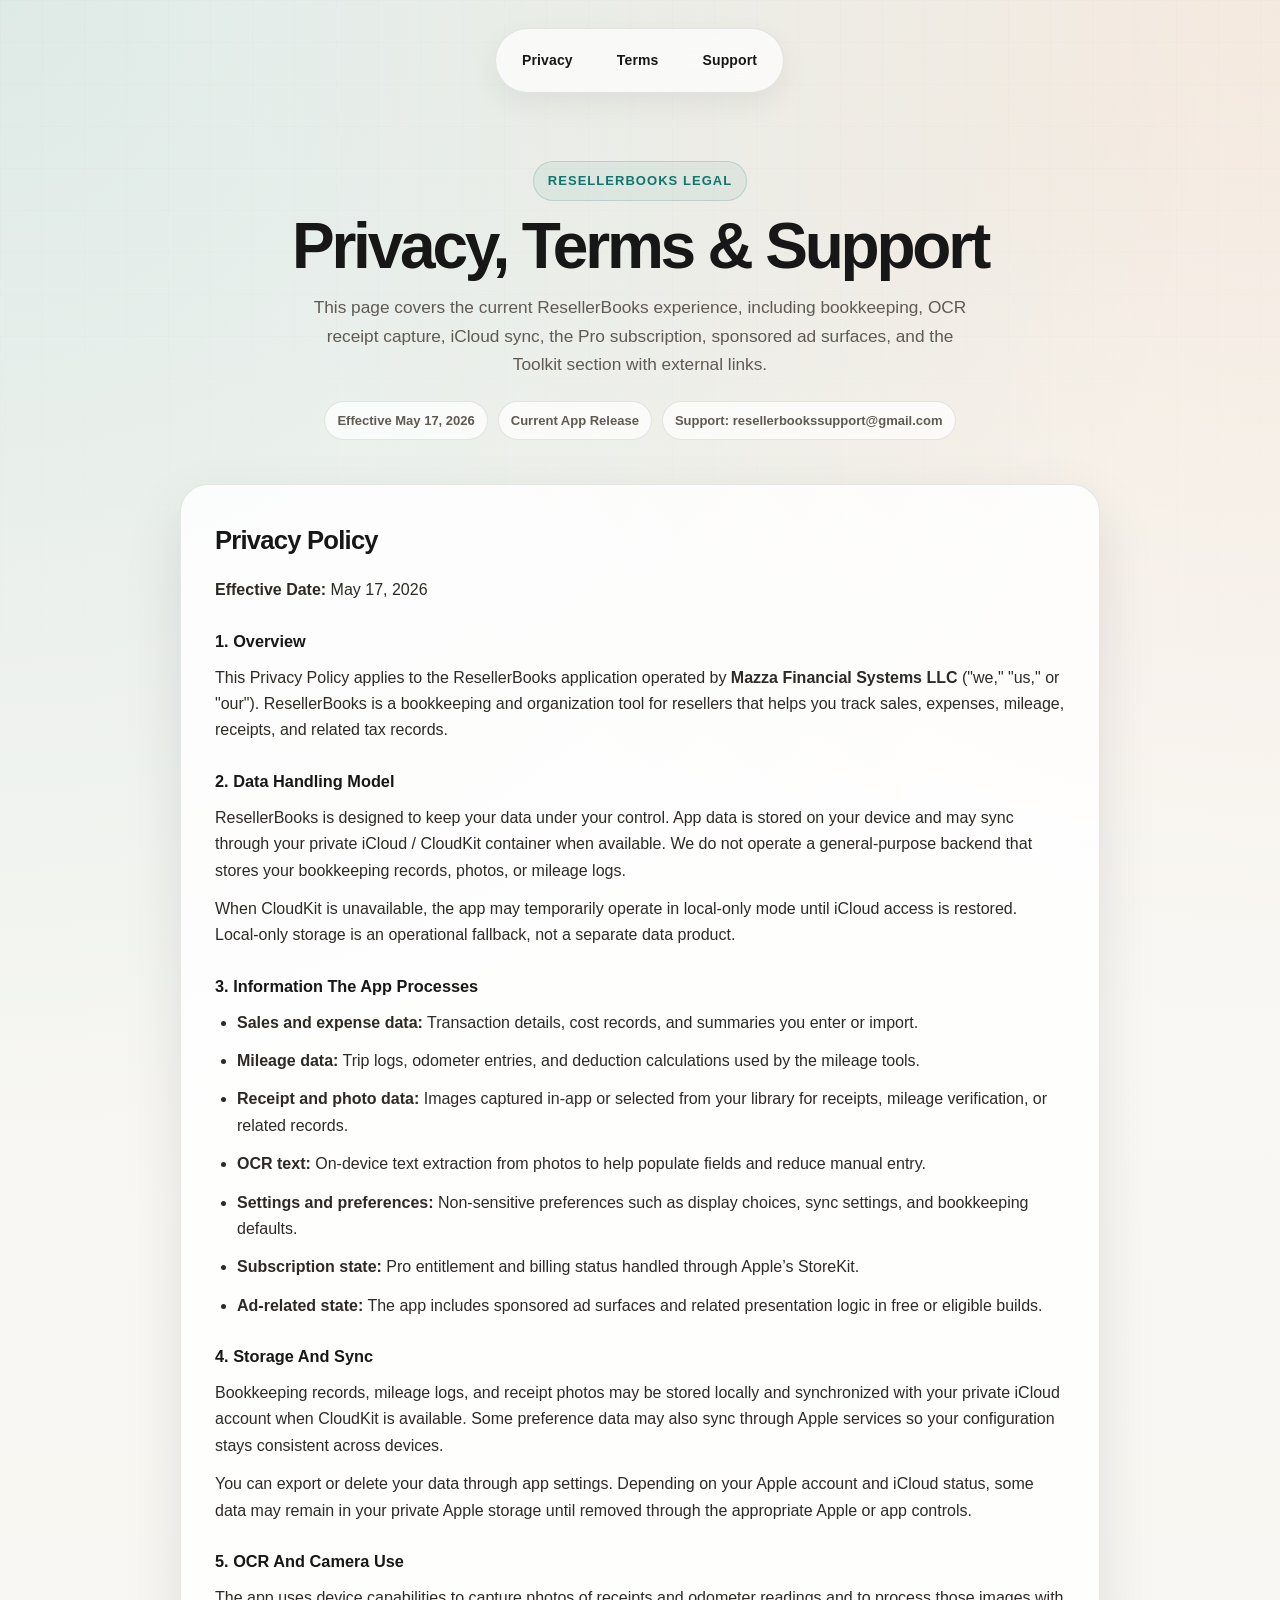
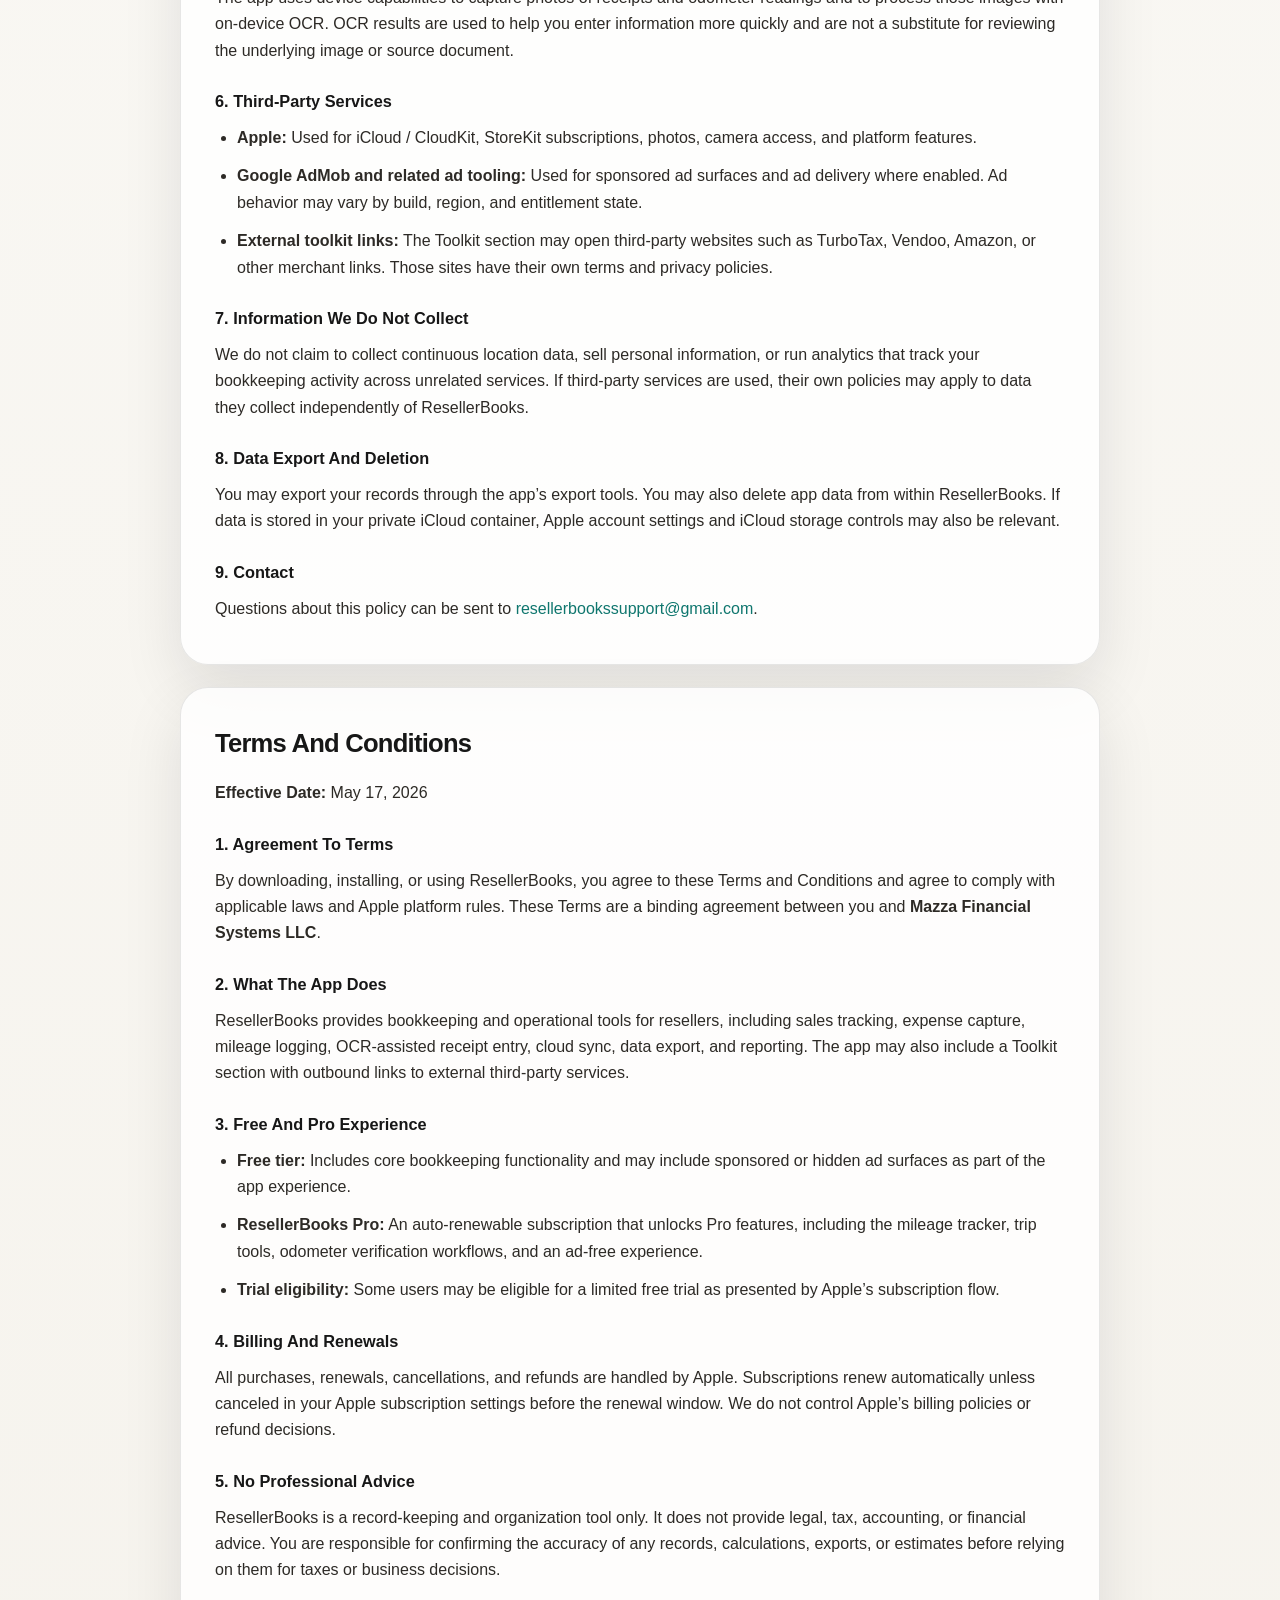
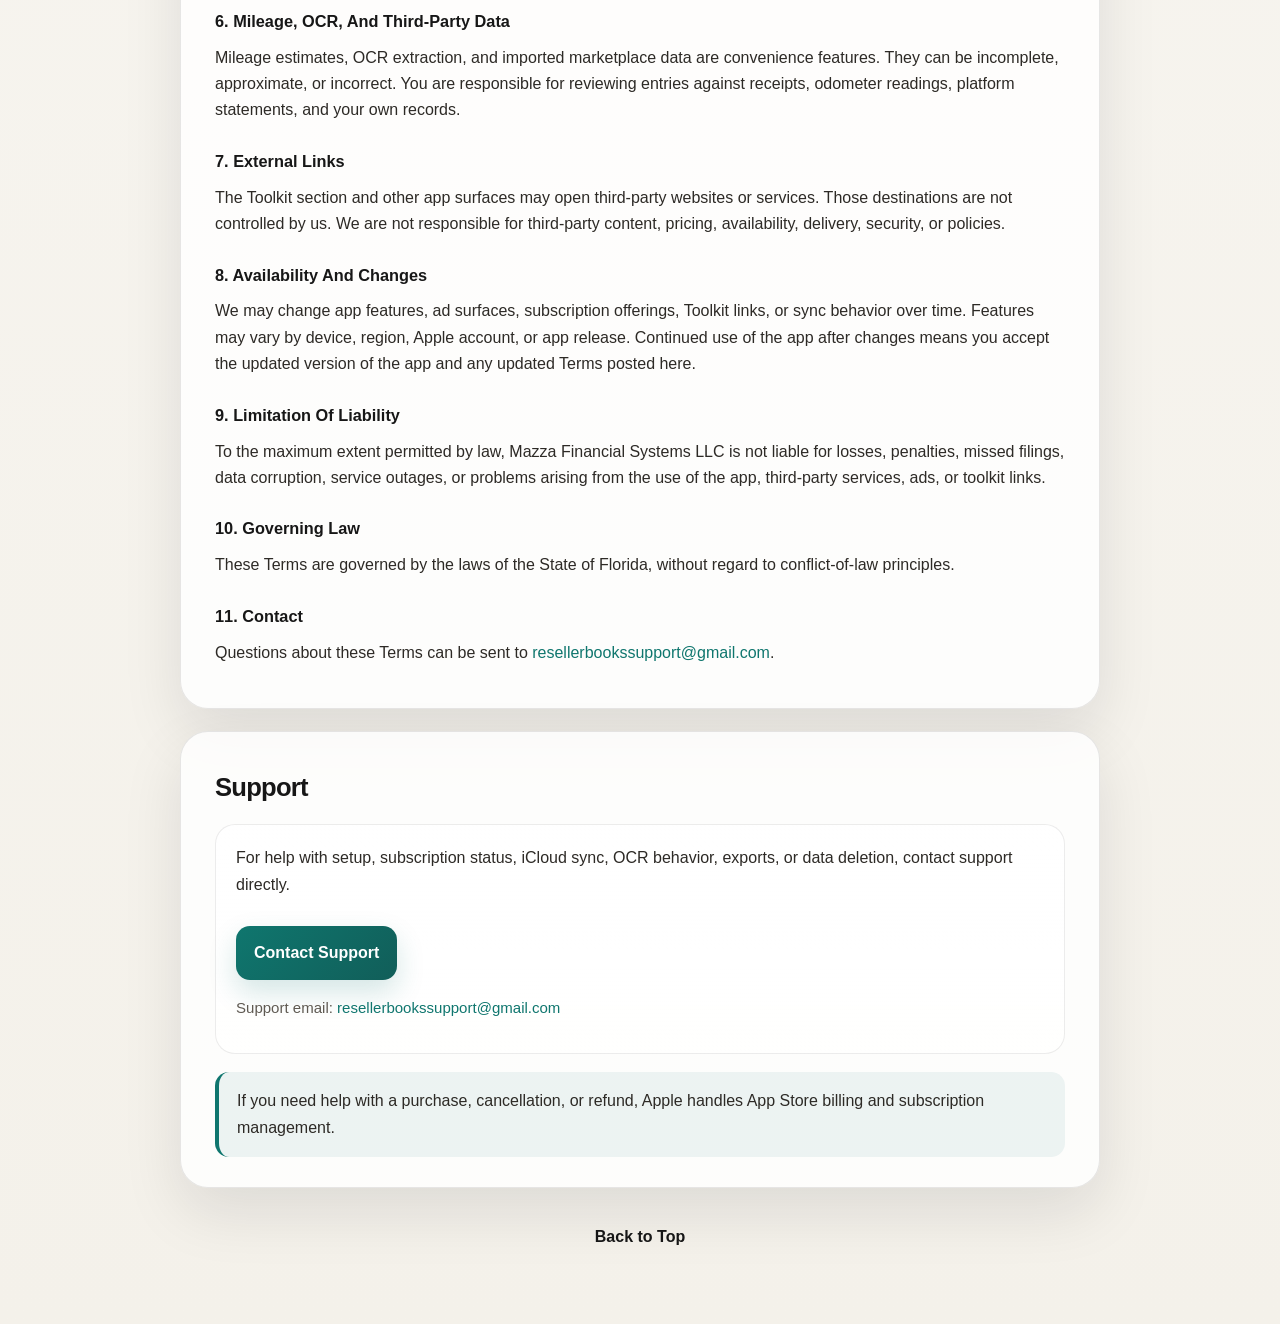
<file: legal.html>
<!DOCTYPE html>
<html lang="en">
<head>
    <meta charset="UTF-8">
    <meta name="viewport" content="width=device-width, initial-scale=1.0">
    <title>ResellerBooks | Privacy, Terms & Support</title>
    <style>
        :root {
            --bg: #f4f1ea;
            --card: rgba(255, 255, 255, 0.82);
            --ink: #171717;
            --muted: #5f5a52;
            --line: rgba(23, 23, 23, 0.10);
            --accent: #0f766e;
            --accent-2: #b45309;
            --shadow: 0 24px 60px rgba(24, 24, 27, 0.10);
            --radius-xl: 28px;
            --radius-lg: 20px;
            --radius-md: 14px;
            --max-width: 920px;
        }

        html {
            scroll-behavior: smooth;
        }

        body {
            margin: 0;
            color: var(--ink);
            background:
                radial-gradient(circle at top left, rgba(15, 118, 110, 0.12), transparent 26%),
                radial-gradient(circle at top right, rgba(180, 83, 9, 0.10), transparent 22%),
                linear-gradient(180deg, #fbfaf7 0%, var(--bg) 100%);
            font-family: -apple-system, BlinkMacSystemFont, "Segoe UI", Roboto, Helvetica, Arial, sans-serif;
            line-height: 1.65;
            -webkit-font-smoothing: antialiased;
            text-rendering: optimizeLegibility;
        }

        body::before {
            content: "";
            position: fixed;
            inset: 0;
            pointer-events: none;
            background-image:
                linear-gradient(rgba(23, 23, 23, 0.02) 1px, transparent 1px),
                linear-gradient(90deg, rgba(23, 23, 23, 0.02) 1px, transparent 1px);
            background-size: 42px 42px;
            mask-image: linear-gradient(180deg, rgba(0, 0, 0, 0.55), transparent 86%);
        }

        a {
            color: var(--accent);
            text-decoration: none;
        }

        a:hover {
            text-decoration: underline;
        }

        .page {
            position: relative;
            max-width: var(--max-width);
            margin: 0 auto;
            padding: 28px 20px 64px;
        }

        .nav {
            position: sticky;
            top: 14px;
            z-index: 20;
            display: flex;
            justify-content: center;
            gap: 12px;
            margin: 0 auto 26px;
            padding: 10px;
            width: fit-content;
            border: 1px solid var(--line);
            border-radius: 999px;
            background: rgba(255, 255, 255, 0.70);
            backdrop-filter: blur(16px);
            -webkit-backdrop-filter: blur(16px);
            box-shadow: 0 10px 30px rgba(17, 24, 39, 0.06);
        }

        .nav a {
            padding: 10px 16px;
            border-radius: 999px;
            color: var(--ink);
            font-size: 14px;
            font-weight: 600;
            letter-spacing: 0.01em;
        }

        .nav a:hover {
            background: rgba(15, 118, 110, 0.08);
            text-decoration: none;
        }

        .hero {
            padding: 42px 18px 26px;
            text-align: center;
        }

        .eyebrow {
            display: inline-flex;
            align-items: center;
            gap: 8px;
            margin-bottom: 14px;
            padding: 8px 14px;
            border: 1px solid rgba(15, 118, 110, 0.18);
            border-radius: 999px;
            background: rgba(15, 118, 110, 0.06);
            color: var(--accent);
            font-size: 13px;
            font-weight: 700;
            letter-spacing: 0.08em;
            text-transform: uppercase;
        }

        h1 {
            margin: 0;
            font-size: clamp(2.5rem, 5vw, 4.5rem);
            line-height: 0.98;
            letter-spacing: -0.05em;
        }

        .subtitle {
            max-width: 680px;
            margin: 16px auto 0;
            color: var(--muted);
            font-size: 1.08rem;
        }

        .meta-row {
            display: flex;
            flex-wrap: wrap;
            justify-content: center;
            gap: 10px;
            margin-top: 22px;
        }

        .meta-pill {
            padding: 8px 12px;
            border: 1px solid var(--line);
            border-radius: 999px;
            background: rgba(255, 255, 255, 0.72);
            color: var(--muted);
            font-size: 13px;
            font-weight: 600;
        }

        .grid {
            display: grid;
            grid-template-columns: 1fr;
            gap: 18px;
            margin-top: 18px;
        }

        section {
            border: 1px solid var(--line);
            border-radius: var(--radius-xl);
            background: var(--card);
            box-shadow: var(--shadow);
            overflow: hidden;
            animation: fadeUp 420ms ease-out both;
        }

        .section-inner {
            padding: 28px 24px;
        }

        h2 {
            margin: 0 0 16px;
            font-size: 1.6rem;
            letter-spacing: -0.03em;
        }

        h3 {
            margin: 24px 0 10px;
            font-size: 1.02rem;
        }

        p, li {
            margin: 0 0 12px;
            color: #2d2a26;
            font-size: 1rem;
        }

        ul {
            margin: 0 0 14px;
            padding-left: 22px;
        }

        .callout {
            margin: 18px 0 0;
            padding: 16px 18px;
            border-left: 4px solid var(--accent);
            border-radius: 14px;
            background: rgba(15, 118, 110, 0.07);
        }

        .support-box {
            display: grid;
            gap: 16px;
            justify-items: start;
            padding: 20px;
            border-radius: var(--radius-lg);
            background: linear-gradient(180deg, rgba(255, 255, 255, 0.92), rgba(255, 255, 255, 0.70));
            border: 1px solid rgba(23, 23, 23, 0.08);
        }

        .button {
            display: inline-flex;
            align-items: center;
            justify-content: center;
            padding: 14px 18px;
            border-radius: 14px;
            background: linear-gradient(135deg, var(--accent), #115e59);
            color: white;
            font-weight: 700;
            box-shadow: 0 12px 28px rgba(15, 118, 110, 0.18);
        }

        .button:hover {
            text-decoration: none;
            filter: brightness(1.03);
        }

        .back-to-top {
            display: block;
            margin: 26px auto 0;
            width: fit-content;
            padding: 10px 14px;
            border-radius: 999px;
            color: var(--ink);
            font-weight: 700;
        }

        .back-to-top:hover {
            background: rgba(23, 23, 23, 0.05);
            text-decoration: none;
        }

        .small {
            color: var(--muted);
            font-size: 0.94rem;
        }

        @keyframes fadeUp {
            from {
                opacity: 0;
                transform: translateY(10px);
            }
            to {
                opacity: 1;
                transform: translateY(0);
            }
        }

        @media (min-width: 760px) {
            .section-inner {
                padding: 34px 34px 30px;
            }

            .grid {
                gap: 22px;
            }
        }

        @media (prefers-reduced-motion: reduce) {
            html {
                scroll-behavior: auto;
            }

            section {
                animation: none;
            }
        }
    </style>
</head>
<body id="top">
    <div class="page">
        <nav class="nav" aria-label="Section navigation">
            <a href="#privacy">Privacy</a>
            <a href="#terms">Terms</a>
            <a href="#support">Support</a>
        </nav>

        <header class="hero">
            <div class="eyebrow">ResellerBooks Legal</div>
            <h1>Privacy, Terms & Support</h1>
            <p class="subtitle">
                This page covers the current ResellerBooks experience, including bookkeeping, OCR receipt capture,
                iCloud sync, the Pro subscription, sponsored ad surfaces, and the Toolkit section with external links.
            </p>
            <div class="meta-row">
                <span class="meta-pill">Effective May 17, 2026</span>
                <span class="meta-pill">Current App Release</span>
                <span class="meta-pill">Support: resellerbookssupport@gmail.com</span>
            </div>
        </header>

        <main class="grid">
            <section id="privacy">
                <div class="section-inner">
                    <h2>Privacy Policy</h2>
                    <p><strong>Effective Date:</strong> May 17, 2026</p>

                    <h3>1. Overview</h3>
                    <p>
                        This Privacy Policy applies to the ResellerBooks application operated by
                        <strong>Mazza Financial Systems LLC</strong> ("we," "us," or "our"). ResellerBooks is a bookkeeping
                        and organization tool for resellers that helps you track sales, expenses, mileage, receipts,
                        and related tax records.
                    </p>

                    <h3>2. Data Handling Model</h3>
                    <p>
                        ResellerBooks is designed to keep your data under your control. App data is stored on your device
                        and may sync through your private iCloud / CloudKit container when available. We do not operate a
                        general-purpose backend that stores your bookkeeping records, photos, or mileage logs.
                    </p>
                    <p>
                        When CloudKit is unavailable, the app may temporarily operate in local-only mode until iCloud access
                        is restored. Local-only storage is an operational fallback, not a separate data product.
                    </p>

                    <h3>3. Information The App Processes</h3>
                    <ul>
                        <li><strong>Sales and expense data:</strong> Transaction details, cost records, and summaries you enter or import.</li>
                        <li><strong>Mileage data:</strong> Trip logs, odometer entries, and deduction calculations used by the mileage tools.</li>
                        <li><strong>Receipt and photo data:</strong> Images captured in-app or selected from your library for receipts, mileage verification, or related records.</li>
                        <li><strong>OCR text:</strong> On-device text extraction from photos to help populate fields and reduce manual entry.</li>
                        <li><strong>Settings and preferences:</strong> Non-sensitive preferences such as display choices, sync settings, and bookkeeping defaults.</li>
                        <li><strong>Subscription state:</strong> Pro entitlement and billing status handled through Apple’s StoreKit.</li>
                        <li><strong>Ad-related state:</strong> The app includes sponsored ad surfaces and related presentation logic in free or eligible builds.</li>
                    </ul>

                    <h3>4. Storage And Sync</h3>
                    <p>
                        Bookkeeping records, mileage logs, and receipt photos may be stored locally and synchronized with your
                        private iCloud account when CloudKit is available. Some preference data may also sync through Apple
                        services so your configuration stays consistent across devices.
                    </p>
                    <p>
                        You can export or delete your data through app settings. Depending on your Apple account and iCloud status,
                        some data may remain in your private Apple storage until removed through the appropriate Apple or app controls.
                    </p>

                    <h3>5. OCR And Camera Use</h3>
                    <p>
                        The app uses device capabilities to capture photos of receipts and odometer readings and to process those
                        images with on-device OCR. OCR results are used to help you enter information more quickly and are not a
                        substitute for reviewing the underlying image or source document.
                    </p>

                    <h3>6. Third-Party Services</h3>
                    <ul>
                        <li><strong>Apple:</strong> Used for iCloud / CloudKit, StoreKit subscriptions, photos, camera access, and platform features.</li>
                        <li><strong>Google AdMob and related ad tooling:</strong> Used for sponsored ad surfaces and ad delivery where enabled. Ad behavior may vary by build, region, and entitlement state.</li>
                        <li><strong>External toolkit links:</strong> The Toolkit section may open third-party websites such as TurboTax, Vendoo, Amazon, or other merchant links. Those sites have their own terms and privacy policies.</li>
                    </ul>

                    <h3>7. Information We Do Not Collect</h3>
                    <p>
                        We do not claim to collect continuous location data, sell personal information, or run analytics that
                        track your bookkeeping activity across unrelated services. If third-party services are used, their own
                        policies may apply to data they collect independently of ResellerBooks.
                    </p>

                    <h3>8. Data Export And Deletion</h3>
                    <p>
                        You may export your records through the app’s export tools. You may also delete app data from within
                        ResellerBooks. If data is stored in your private iCloud container, Apple account settings and iCloud
                        storage controls may also be relevant.
                    </p>

                    <h3>9. Contact</h3>
                    <p>Questions about this policy can be sent to <a href="mailto:resellerbookssupport@gmail.com">resellerbookssupport@gmail.com</a>.</p>
                </div>
            </section>

            <section id="terms">
                <div class="section-inner">
                    <h2>Terms And Conditions</h2>
                    <p><strong>Effective Date:</strong> May 17, 2026</p>

                    <h3>1. Agreement To Terms</h3>
                    <p>
                        By downloading, installing, or using ResellerBooks, you agree to these Terms and Conditions and
                        agree to comply with applicable laws and Apple platform rules. These Terms are a binding agreement
                        between you and <strong>Mazza Financial Systems LLC</strong>.
                    </p>

                    <h3>2. What The App Does</h3>
                    <p>
                        ResellerBooks provides bookkeeping and operational tools for resellers, including sales tracking,
                        expense capture, mileage logging, OCR-assisted receipt entry, cloud sync, data export, and reporting.
                        The app may also include a Toolkit section with outbound links to external third-party services.
                    </p>

                    <h3>3. Free And Pro Experience</h3>
                    <ul>
                        <li><strong>Free tier:</strong> Includes core bookkeeping functionality and may include sponsored or hidden ad surfaces as part of the app experience.</li>
                        <li><strong>ResellerBooks Pro:</strong> An auto-renewable subscription that unlocks Pro features, including the mileage tracker, trip tools, odometer verification workflows, and an ad-free experience.</li>
                        <li><strong>Trial eligibility:</strong> Some users may be eligible for a limited free trial as presented by Apple’s subscription flow.</li>
                    </ul>

                    <h3>4. Billing And Renewals</h3>
                    <p>
                        All purchases, renewals, cancellations, and refunds are handled by Apple. Subscriptions renew automatically
                        unless canceled in your Apple subscription settings before the renewal window. We do not control Apple’s
                        billing policies or refund decisions.
                    </p>

                    <h3>5. No Professional Advice</h3>
                    <p>
                        ResellerBooks is a record-keeping and organization tool only. It does not provide legal, tax, accounting,
                        or financial advice. You are responsible for confirming the accuracy of any records, calculations, exports,
                        or estimates before relying on them for taxes or business decisions.
                    </p>

                    <h3>6. Mileage, OCR, And Third-Party Data</h3>
                    <p>
                        Mileage estimates, OCR extraction, and imported marketplace data are convenience features. They can be
                        incomplete, approximate, or incorrect. You are responsible for reviewing entries against receipts, odometer
                        readings, platform statements, and your own records.
                    </p>

                    <h3>7. External Links</h3>
                    <p>
                        The Toolkit section and other app surfaces may open third-party websites or services. Those destinations are
                        not controlled by us. We are not responsible for third-party content, pricing, availability, delivery,
                        security, or policies.
                    </p>

                    <h3>8. Availability And Changes</h3>
                    <p>
                        We may change app features, ad surfaces, subscription offerings, Toolkit links, or sync behavior over time.
                        Features may vary by device, region, Apple account, or app release. Continued use of the app after changes
                        means you accept the updated version of the app and any updated Terms posted here.
                    </p>

                    <h3>9. Limitation Of Liability</h3>
                    <p>
                        To the maximum extent permitted by law, Mazza Financial Systems LLC is not liable for losses, penalties,
                        missed filings, data corruption, service outages, or problems arising from the use of the app, third-party
                        services, ads, or toolkit links.
                    </p>

                    <h3>10. Governing Law</h3>
                    <p>These Terms are governed by the laws of the State of Florida, without regard to conflict-of-law principles.</p>

                    <h3>11. Contact</h3>
                    <p>Questions about these Terms can be sent to <a href="mailto:resellerbookssupport@gmail.com">resellerbookssupport@gmail.com</a>.</p>
                </div>
            </section>

            <section id="support">
                <div class="section-inner">
                    <h2>Support</h2>
                    <div class="support-box">
                        <p>
                            For help with setup, subscription status, iCloud sync, OCR behavior, exports, or data deletion,
                            contact support directly.
                        </p>
                        <a class="button" href="mailto:resellerbookssupport@gmail.com">Contact Support</a>
                        <p class="small">
                            Support email: <a href="mailto:resellerbookssupport@gmail.com">resellerbookssupport@gmail.com</a>
                        </p>
                    </div>
                    <p class="callout">
                        If you need help with a purchase, cancellation, or refund, Apple handles App Store billing and subscription
                        management.
                    </p>
                </div>
            </section>
        </main>

        <a href="#top" class="back-to-top">Back to Top</a>
    </div>
</body>
</html>
</file>
<file: styles.css>
:root {
    --bg: #f6f2ea;
    --bg-2: #fcfaf6;
    --card: rgba(255, 255, 255, 0.82);
    --ink: #151515;
    --muted: #625d56;
    --line: rgba(21, 21, 21, 0.10);
    --accent: #0f766e;
    --accent-2: #b45309;
    --accent-3: #1d4ed8;
    --shadow: 0 24px 60px rgba(17, 24, 39, 0.10);
    --radius-xl: 30px;
    --radius-lg: 22px;
    --radius-md: 16px;
    --max: 1120px;
}

* {
    box-sizing: border-box;
}

html {
    scroll-behavior: smooth;
}

body {
    margin: 0;
    color: var(--ink);
    background:
        radial-gradient(circle at 12% 10%, rgba(15, 118, 110, 0.14), transparent 28%),
        radial-gradient(circle at 88% 14%, rgba(180, 83, 9, 0.12), transparent 22%),
        radial-gradient(circle at 50% 100%, rgba(29, 78, 216, 0.07), transparent 30%),
        linear-gradient(180deg, var(--bg-2), var(--bg));
    font-family: -apple-system, BlinkMacSystemFont, "Segoe UI", Roboto, Helvetica, Arial, sans-serif;
    line-height: 1.6;
    -webkit-font-smoothing: antialiased;
    text-rendering: optimizeLegibility;
}

body::before {
    content: "";
    position: fixed;
    inset: 0;
    pointer-events: none;
    background-image:
        linear-gradient(rgba(21, 21, 21, 0.02) 1px, transparent 1px),
        linear-gradient(90deg, rgba(21, 21, 21, 0.02) 1px, transparent 1px);
    background-size: 44px 44px;
    mask-image: linear-gradient(180deg, rgba(0, 0, 0, 0.62), transparent 88%);
}

a {
    color: var(--accent);
    text-decoration: none;
}

a:hover {
    text-decoration: underline;
}

.shell {
    position: relative;
    max-width: var(--max);
    margin: 0 auto;
    padding: 22px 20px 64px;
}

.nav {
    position: sticky;
    top: 14px;
    z-index: 20;
    display: flex;
    justify-content: space-between;
    align-items: center;
    gap: 16px;
    margin-bottom: 18px;
    padding: 12px 16px;
    border: 1px solid var(--line);
    border-radius: 999px;
    background: rgba(255, 255, 255, 0.72);
    backdrop-filter: blur(18px);
    -webkit-backdrop-filter: blur(18px);
    box-shadow: 0 10px 30px rgba(17, 24, 39, 0.06);
}

.brand {
    display: flex;
    align-items: center;
    gap: 12px;
    font-weight: 800;
    letter-spacing: -0.03em;
}

.brand-mark {
    width: 38px;
    height: 38px;
    border-radius: 11px;
    display: block;
    object-fit: cover;
    box-shadow: 0 10px 24px rgba(15, 118, 110, 0.22);
}

.nav-links {
    display: flex;
    flex-wrap: wrap;
    justify-content: flex-end;
    gap: 8px;
}

.nav-links a {
    padding: 9px 14px;
    border-radius: 999px;
    color: var(--ink);
    font-size: 14px;
    font-weight: 700;
}

.nav-links a:hover {
    background: rgba(15, 118, 110, 0.08);
    text-decoration: none;
}

.hero {
    display: grid;
    grid-template-columns: 1fr;
    gap: 28px;
    align-items: center;
    padding: 34px 0 24px;
}

.hero-copy {
    padding: 18px 4px;
}

.eyebrow {
    display: inline-flex;
    align-items: center;
    gap: 8px;
    margin-bottom: 16px;
    padding: 8px 14px;
    border-radius: 999px;
    border: 1px solid rgba(15, 118, 110, 0.18);
    background: rgba(15, 118, 110, 0.06);
    color: var(--accent);
    font-size: 13px;
    font-weight: 800;
    letter-spacing: 0.10em;
    text-transform: uppercase;
}

h1 {
    margin: 0;
    max-width: 11ch;
    font-size: clamp(3rem, 7vw, 5.5rem);
    line-height: 0.95;
    letter-spacing: -0.07em;
}

.hero p {
    max-width: 620px;
    margin: 18px 0 0;
    color: var(--muted);
    font-size: 1.1rem;
}

.cta-row {
    display: flex;
    flex-wrap: wrap;
    gap: 12px;
    margin-top: 32px;
}

.btn {
    display: inline-flex;
    align-items: center;
    justify-content: center;
    gap: 8px;
    padding: 14px 18px;
    border-radius: 14px;
    font-weight: 800;
    text-decoration: none;
    transition: transform 160ms ease, box-shadow 160ms ease, background 160ms ease;
}

.btn:hover {
    text-decoration: none;
    transform: translateY(-1px);
}

.btn-primary {
    color: white;
    background: linear-gradient(135deg, var(--accent), #115e59);
    box-shadow: 0 14px 30px rgba(15, 118, 110, 0.24);
}

.btn-secondary {
    color: var(--ink);
    border: 1px solid var(--line);
    background: rgba(255, 255, 255, 0.78);
}

.hero-panel {
    position: relative;
    padding: 8px;
    display: grid;
    place-items: center;
    overflow: visible;
}

.hero-panel::before {
    content: "";
    position: absolute;
    inset: 10% 10%;
    border-radius: 50%;
    background: radial-gradient(circle, rgba(15, 118, 110, 0.22), transparent 65%);
    filter: blur(28px);
    z-index: 0;
}

.hero-phone {
    position: relative;
    z-index: 1;
    margin: 0 auto;
    width: min(100%, 320px);
    aspect-ratio: 9 / 19.5;
    border-radius: 44px;
    padding: 8px;
    background: linear-gradient(160deg, #1a1a1a, #2c2c2c 40%, #0d0d0d);
    box-shadow:
        0 1px 0 rgba(255, 255, 255, 0.06) inset,
        0 28px 60px rgba(17, 24, 39, 0.22),
        0 8px 20px rgba(17, 24, 39, 0.10);
}

.hero-phone::after {
    content: "";
    position: absolute;
    top: 12px;
    left: 50%;
    transform: translateX(-50%);
    width: 36%;
    height: 22px;
    background: #0a0a0a;
    border-radius: 0 0 16px 16px;
    z-index: 2;
}

.hero-phone img {
    width: 100%;
    height: 100%;
    object-fit: cover;
    object-position: top;
    border-radius: 36px;
    display: block;
    background: #f3efe7;
}

.section {
    margin-top: 24px;
    padding: 0;
}

.section-header {
    display: flex;
    align-items: end;
    justify-content: space-between;
    gap: 18px;
    margin: 34px 0 14px;
}

.section-header h2 {
    margin: 0;
    font-size: clamp(1.7rem, 3vw, 2.5rem);
    letter-spacing: -0.05em;
}

.section-header p {
    max-width: 620px;
    margin: 0;
    color: var(--muted);
}

.feature-grid {
    display: grid;
    grid-template-columns: repeat(12, minmax(0, 1fr));
    gap: 16px;
}

.feature-card {
    grid-column: span 12;
    padding: 22px;
    border-radius: var(--radius-lg);
    background: var(--card);
    border: 1px solid var(--line);
    box-shadow: 0 10px 28px rgba(17, 24, 39, 0.05);
}

.feature-card h3 {
    margin: 0 0 8px;
    font-size: 1.12rem;
}

.feature-card p {
    margin: 0;
    color: var(--muted);
    font-size: 0.97rem;
}

.feature-chip-row {
    display: flex;
    flex-wrap: wrap;
    gap: 8px;
    margin-top: 14px;
}

.chip {
    padding: 7px 10px;
    border-radius: 999px;
    background: rgba(15, 118, 110, 0.08);
    color: var(--accent);
    font-size: 12px;
    font-weight: 800;
}

/* -------------------- Gallery -------------------- */

.gallery-rail {
    --shot-w: 240px;
    display: grid;
    grid-auto-flow: column;
    grid-auto-columns: var(--shot-w);
    gap: 18px;
    padding: 6px 4px 22px;
    overflow-x: auto;
    overflow-y: hidden;
    scroll-snap-type: x mandatory;
    scrollbar-width: thin;
    scrollbar-color: rgba(21, 21, 21, 0.18) transparent;
    -webkit-overflow-scrolling: touch;
    mask-image: linear-gradient(90deg, transparent 0, #000 24px, #000 calc(100% - 24px), transparent 100%);
}

.gallery-rail::-webkit-scrollbar {
    height: 8px;
}

.gallery-rail::-webkit-scrollbar-track {
    background: transparent;
}

.gallery-rail::-webkit-scrollbar-thumb {
    background: rgba(21, 21, 21, 0.16);
    border-radius: 999px;
}

.shot {
    margin: 0;
    scroll-snap-align: start;
    display: flex;
    flex-direction: column;
    gap: 10px;
    cursor: zoom-in;
}

.shot-frame {
    position: relative;
    aspect-ratio: 9 / 19.5;
    border-radius: 32px;
    padding: 6px;
    background: linear-gradient(160deg, #1a1a1a, #2c2c2c 40%, #0d0d0d);
    box-shadow:
        0 1px 0 rgba(255, 255, 255, 0.06) inset,
        0 18px 36px rgba(17, 24, 39, 0.18),
        0 4px 10px rgba(17, 24, 39, 0.10);
    transition: transform 220ms ease, box-shadow 220ms ease;
}

.shot:hover .shot-frame,
.shot:focus-visible .shot-frame {
    transform: translateY(-3px);
    box-shadow:
        0 1px 0 rgba(255, 255, 255, 0.08) inset,
        0 26px 48px rgba(17, 24, 39, 0.22),
        0 6px 14px rgba(17, 24, 39, 0.12);
}

.shot-frame::after {
    content: "";
    position: absolute;
    top: 8px;
    left: 50%;
    transform: translateX(-50%);
    width: 38%;
    height: 18px;
    background: #0a0a0a;
    border-radius: 0 0 14px 14px;
    z-index: 2;
}

.shot-frame img {
    width: 100%;
    height: 100%;
    object-fit: cover;
    object-position: top;
    border-radius: 26px;
    display: block;
    background: #f3efe7;
}

.shot figcaption {
    padding: 0 4px;
}

.shot figcaption strong {
    display: block;
    font-size: 1rem;
    letter-spacing: -0.01em;
}

.shot figcaption span {
    display: block;
    margin-top: 2px;
    color: var(--muted);
    font-size: 0.86rem;
    line-height: 1.45;
}

.gallery-hint {
    margin: 4px 4px 0;
    color: var(--muted);
    font-size: 0.82rem;
    font-weight: 700;
    letter-spacing: 0.04em;
    text-transform: uppercase;
}

/* Lightbox */

.lightbox {
    position: fixed;
    inset: 0;
    z-index: 100;
    display: flex;
    align-items: center;
    justify-content: center;
    padding: 24px;
    background: rgba(8, 10, 14, 0.78);
    backdrop-filter: blur(14px);
    -webkit-backdrop-filter: blur(14px);
    animation: fade 180ms ease-out both;
}

.lightbox[hidden] {
    display: none;
}

.lightbox-img {
    max-width: min(92vw, 460px);
    max-height: 86vh;
    border-radius: 28px;
    box-shadow: 0 40px 80px rgba(0, 0, 0, 0.5);
    background: #f3efe7;
    object-fit: contain;
}

.lightbox-caption {
    position: absolute;
    bottom: 26px;
    left: 50%;
    transform: translateX(-50%);
    padding: 8px 14px;
    border-radius: 999px;
    background: rgba(255, 255, 255, 0.14);
    color: #fff;
    font-size: 0.9rem;
    font-weight: 700;
    letter-spacing: 0.02em;
    backdrop-filter: blur(8px);
    -webkit-backdrop-filter: blur(8px);
}

.lightbox-close,
.lightbox-nav {
    position: absolute;
    top: 50%;
    transform: translateY(-50%);
    width: 46px;
    height: 46px;
    border-radius: 50%;
    border: 1px solid rgba(255, 255, 255, 0.22);
    background: rgba(255, 255, 255, 0.08);
    color: #fff;
    font-size: 1.3rem;
    font-weight: 700;
    cursor: pointer;
    display: grid;
    place-items: center;
    transition: background 160ms ease, transform 160ms ease;
}

.lightbox-close:hover,
.lightbox-nav:hover {
    background: rgba(255, 255, 255, 0.18);
    transform: translateY(-50%) scale(1.04);
}

.lightbox-close {
    top: 22px;
    right: 22px;
    transform: none;
    font-size: 1.6rem;
}

.lightbox-close:hover {
    transform: scale(1.06);
}

.lightbox-prev {
    left: 22px;
}

.lightbox-next {
    right: 22px;
}

@keyframes fade {
    from { opacity: 0; }
    to { opacity: 1; }
}

/* -------------------- Trust / FAQ / Footer -------------------- */

.trust-band {
    display: grid;
    grid-template-columns: repeat(2, minmax(0, 1fr));
    gap: 16px;
    margin-top: 18px;
}

.trust-card {
    padding: 22px;
    border-radius: var(--radius-lg);
    background: rgba(255, 255, 255, 0.80);
    border: 1px solid var(--line);
}

.trust-card h3 {
    margin: 0 0 8px;
    font-size: 1.05rem;
}

.trust-card p {
    margin: 0;
    color: var(--muted);
}

/* -------------------- Privacy at a glance -------------------- */

.privacy-glance {
    margin-top: 28px;
    padding: 28px;
    border-radius: var(--radius-xl);
    background: rgba(255, 255, 255, 0.74);
    border: 1px solid var(--line);
    box-shadow: 0 12px 32px rgba(17, 24, 39, 0.05);
}

.privacy-glance-head {
    max-width: 720px;
}

.privacy-eyebrow {
    display: inline-block;
    margin-bottom: 12px;
    padding: 6px 12px;
    border-radius: 999px;
    background: rgba(15, 118, 110, 0.10);
    color: var(--accent);
    font-size: 12px;
    font-weight: 800;
    letter-spacing: 0.10em;
    text-transform: uppercase;
}

.privacy-glance-head h2 {
    margin: 0 0 8px;
    font-size: clamp(1.5rem, 2.6vw, 2.1rem);
    letter-spacing: -0.04em;
}

.privacy-glance-head p {
    margin: 0 0 22px;
    color: var(--muted);
}

.privacy-grid {
    display: grid;
    grid-template-columns: 1fr;
    gap: 12px;
    margin: 0;
    padding: 0;
    list-style: none;
}

.privacy-grid li {
    position: relative;
    padding: 16px 18px 16px 48px;
    border-radius: var(--radius-md);
    background: rgba(252, 250, 246, 0.85);
    border: 1px solid var(--line);
}

.privacy-grid li::before {
    content: "";
    position: absolute;
    left: 18px;
    top: 22px;
    width: 14px;
    height: 14px;
    border-radius: 50%;
    background: radial-gradient(circle at 30% 30%, #5ce5b9, #0f766e 70%);
    box-shadow: 0 0 0 4px rgba(15, 118, 110, 0.14);
}

.privacy-grid strong {
    display: block;
    margin-bottom: 2px;
    font-size: 1rem;
    letter-spacing: -0.01em;
}

.privacy-grid span {
    display: block;
    color: var(--muted);
    font-size: 0.94rem;
    line-height: 1.5;
}

@media (min-width: 820px) {
    .privacy-grid {
        grid-template-columns: repeat(2, minmax(0, 1fr));
        gap: 14px;
    }
}

/* -------------------- Pro section -------------------- */

.pro-panel {
    display: grid;
    grid-template-columns: 1fr;
    gap: 28px;
    padding: 28px;
    border-radius: var(--radius-xl);
    background:
        radial-gradient(circle at 100% 0%, rgba(15, 118, 110, 0.14), transparent 55%),
        radial-gradient(circle at 0% 100%, rgba(180, 83, 9, 0.10), transparent 55%),
        linear-gradient(180deg, #111315, #0c0e10);
    color: #f5efe6;
    box-shadow: var(--shadow);
    overflow: hidden;
    position: relative;
}

.pro-panel::before {
    content: "";
    position: absolute;
    inset: 0;
    background-image:
        linear-gradient(rgba(255, 255, 255, 0.025) 1px, transparent 1px),
        linear-gradient(90deg, rgba(255, 255, 255, 0.025) 1px, transparent 1px);
    background-size: 44px 44px;
    mask-image: radial-gradient(circle at 70% 30%, rgba(0, 0, 0, 0.7), transparent 70%);
    pointer-events: none;
}

.pro-copy {
    position: relative;
    z-index: 1;
}

.pro-badge {
    display: inline-flex;
    align-items: center;
    gap: 8px;
    padding: 7px 14px;
    border-radius: 999px;
    background: rgba(255, 255, 255, 0.08);
    border: 1px solid rgba(255, 255, 255, 0.18);
    color: #f5efe6;
    font-size: 12px;
    font-weight: 800;
    letter-spacing: 0.14em;
    text-transform: uppercase;
}

.pro-crown {
    color: #f5b54a;
    font-size: 14px;
    line-height: 1;
}

.pro-copy h3 {
    margin: 18px 0 10px;
    font-size: clamp(1.4rem, 2.6vw, 1.9rem);
    letter-spacing: -0.03em;
    line-height: 1.15;
    color: #fff;
}

.pro-copy > p {
    margin: 0;
    color: rgba(245, 239, 230, 0.75);
    font-size: 1rem;
    max-width: 56ch;
}

.pro-list {
    display: grid;
    grid-template-columns: 1fr;
    gap: 10px;
    margin: 22px 0 18px;
    padding: 0;
    list-style: none;
}

.pro-list li {
    position: relative;
    padding: 14px 16px 14px 44px;
    border-radius: 14px;
    background: rgba(255, 255, 255, 0.04);
    border: 1px solid rgba(255, 255, 255, 0.08);
}

.pro-list li::before {
    content: "";
    position: absolute;
    left: 16px;
    top: 50%;
    width: 16px;
    height: 16px;
    border-radius: 50%;
    transform: translateY(-50%);
    background:
        radial-gradient(circle at 30% 30%, #5ce5b9, #0f766e 70%);
    box-shadow: 0 0 0 4px rgba(15, 118, 110, 0.18);
}

.pro-list strong {
    display: block;
    margin-bottom: 2px;
    font-size: 0.98rem;
    color: #fff;
    letter-spacing: -0.01em;
}

.pro-list span {
    display: block;
    color: rgba(245, 239, 230, 0.65);
    font-size: 0.9rem;
    line-height: 1.45;
}

.pro-billing {
    margin: 0;
    color: rgba(245, 239, 230, 0.55);
    font-size: 0.86rem;
}

.pro-shots {
    position: relative;
    z-index: 1;
    display: grid;
    grid-template-columns: repeat(2, minmax(0, 1fr));
    gap: 16px;
    align-content: start;
}

.pro-shot {
    cursor: default;
}

.pro-shot .shot-frame {
    aspect-ratio: 9 / 19.5;
    background: linear-gradient(160deg, #2a2a2a, #1a1a1a 40%, #0d0d0d);
}

.pro-shot figcaption strong {
    color: #f5efe6;
}

.pro-shot figcaption span {
    color: rgba(245, 239, 230, 0.6);
}

.faq-section {
    display: grid;
    gap: 14px;
}

.faq-item {
    padding: 22px;
    border-radius: var(--radius-lg);
    background: rgba(255, 255, 255, 0.82);
    border: 1px solid var(--line);
}

.faq-item h3 {
    margin: 0 0 8px;
    font-size: 1.05rem;
}

.faq-item p {
    margin: 0;
    color: var(--muted);
}

.footer {
    margin-top: 34px;
    padding: 24px 0 0;
    border-top: 1px solid rgba(21, 21, 21, 0.08);
    color: var(--muted);
    font-size: 0.95rem;
}

.footer-row {
    display: flex;
    flex-wrap: wrap;
    justify-content: space-between;
    align-items: center;
    gap: 12px;
}

.footer-links {
    display: flex;
    flex-wrap: wrap;
    gap: 14px;
}

.footer-links a {
    color: var(--muted);
    font-weight: 700;
}

.footer-links a:hover {
    color: var(--accent);
}

.micro {
    margin-top: 12px;
    font-size: 0.86rem;
    color: var(--muted);
}

@keyframes rise {
    from {
        opacity: 0;
        transform: translateY(12px);
    }
    to {
        opacity: 1;
        transform: translateY(0);
    }
}

.hero-copy,
.hero-panel,
.feature-card,
.trust-card,
.faq-item {
    animation: rise 420ms ease-out both;
}

.hero-panel {
    animation-delay: 60ms;
}

.feature-card:nth-child(2) { animation-delay: 70ms; }
.feature-card:nth-child(3) { animation-delay: 120ms; }
.feature-card:nth-child(4) { animation-delay: 170ms; }
.trust-card:nth-child(2) { animation-delay: 70ms; }
.faq-item:nth-child(2) { animation-delay: 70ms; }
.faq-item:nth-child(3) { animation-delay: 120ms; }

@media (min-width: 820px) {
    .hero {
        grid-template-columns: 1.1fr 0.9fr;
        gap: 34px;
        padding-top: 44px;
    }

    .feature-card {
        grid-column: span 4;
    }

    .feature-card.feature-wide {
        grid-column: span 6;
    }

    .gallery-rail {
        --shot-w: 260px;
    }

    .pro-panel {
        grid-template-columns: 1.05fr 0.95fr;
        gap: 36px;
        padding: 36px;
        align-items: center;
    }
}

@media (max-width: 820px) {
    .nav {
        border-radius: 24px;
        align-items: flex-start;
        flex-direction: column;
    }

    .nav-links {
        justify-content: flex-start;
    }

    .stats,
    .summary-grid,
    .trust-band {
        grid-template-columns: 1fr;
    }

    .section-header {
        align-items: flex-start;
        flex-direction: column;
    }

    .gallery-rail {
        --shot-w: 210px;
    }

    .lightbox-prev { left: 10px; }
    .lightbox-next { right: 10px; }
}

@media (max-width: 600px) {
    .shell {
        padding-left: 14px;
        padding-right: 14px;
    }

    h1 {
        max-width: none;
    }

    .cta-row {
        flex-direction: column;
    }

    .btn {
        width: 100%;
    }

    .gallery-rail {
        --shot-w: 200px;
    }
}

@media (prefers-reduced-motion: reduce) {
    html {
        scroll-behavior: auto;
    }

    .hero-copy,
    .hero-panel,
    .feature-card,
    .trust-card,
    .faq-item,
    .lightbox {
        animation: none;
    }
}
</file>
